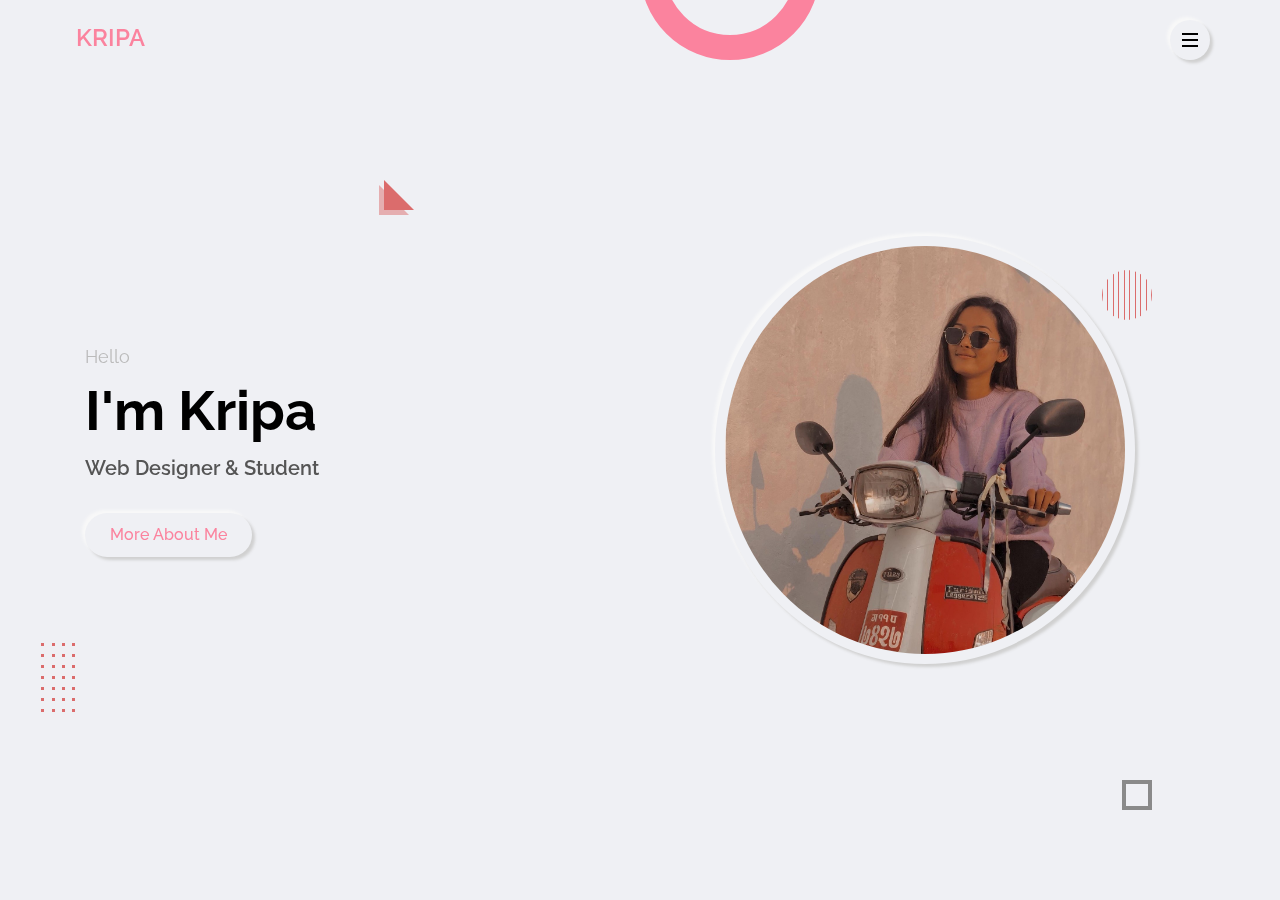
<file: office/index.html>
<!DOCTYPE html>
<html lang="en">
<head>
    <meta charset="UTF-8">
    <meta http-equiv="X-UA-Compatible" content="IE=edge">
    <meta name="viewport" content="width=device-width, initial-scale=1.0">
    <!--main css-->
    <link rel="stylesheet" type="text/css" href="css/style.css">
    <!--default color skin-->
    <link rel="stylesheet" type="text/css" href="css/skins/color-1.css">
    <title>Home</title>

    <style>
        body{
            font-size: 16px;
            line-height: 1.5;
            overflow-x: hidden;
            background-color: var(--bg-black-50);
        }
    </style>
</head>
<body>
    
    <!--header start-->
    <header class="header">
        <div class="container">
            <div class="row justify-content-between">
                <div class="logo"> 
                    <a href="index.html">Kripa</a>
                </div>
                <div class="hamburger-btn outer-shadow hover-in-shadow" id="maal">
                    <span></span>
                </div>
            </div>
        </div>
    </header>
    <!--header ends-->

    <!--navigation starts-->
    <nav class="nav-menu">
        <div id="closeout" class="close-nav-menu outer-shadow hover-in-shadow">&times;</div>
        <div class="nav-menu-inner">
            <ul>
                <li><a href="#home" class="link-item inner-shadow active">Home</a></li>
                <li><a href="./blog/blog.html" class="link-item outer-shadow hover-in-shadow">Blog</a></li>
                <li><a href="./resume/resume.html" class="link-item outer-shadow hover-in-shadow">About</a></li>
                <li><a href="./resume/resume.html" class="link-item outer-shadow hover-in-shadow">Resume</a></li>
                <li><a href="./research/research.html" class="link-item outer-shadow hover-in-shadow">Research</a>
                </li>
                <li><a href="./contact/contact.html" class="link-item outer-shadow hover-in-shadow">Contact</a></li>
            </ul>
        </div>
        <p class="copyright-text">&copy; Rubi</p>
    </nav>
    <!--navigation ends-->

   
    <!--home section starts-->
    <section class="home-section section">
        <!--effect wrap starts-->
            <div class="effect-wrap">
                <div class="effect effect-1">
                </div>
                <div class="effect effect-2">
                    <div></div><div></div><div></div><div></div><div></div><div></div><div></div>
                    <div></div><div></div><div></div><div></div><div></div><div></div>
                    <div></div><div></div><div></div><div></div><div></div><div></div>
                    <div></div><div></div><div></div><div></div><div></div><div></div>
                    <div></div><div></div><div></div>
                </div>
                <div class="effect effect-3"></div>
                <div class="effect effect-4"></div>
                <div class="effect effect-5">
                    <div></div><div></div><div></div><div></div><div></div><div></div>
                    <div></div><div></div><div></div><div></div>
                </div>
            </div>

        <!--effect wrap ends-->
        <div class="container">
            <div class="row full-screen aligns-items-center">
            <div class="home-text">
                <p>Hello</p>
                <h2>I'm Kripa</h2>
                <h1>Web Designer & Student</h1>
                <a href="./resume/resume.html" class="btn-1 outer-shadow hover-in-shadow">More About Me</a>
            </div>
            <div class="home-img">
                <div class="img-box">
                    <img src="../office/image/kripa.jpg" class="outer-shadow" alt="Kripa">
                </div>
            </div>
            </div>
        </div>
    </section>
    

    <!--home section ends-->

    <script>
        document.getElementById('maal').addEventListener('click', function(){
            document.getElementsByClassName('nav-menu')[0].classList.toggle('show')
        })  
        document.getElementById('closeout').addEventListener('click', function(){
            document.getElementsByClassName('nav-menu')[0].classList.toggle('show')
        })
    </script>

</body>
</html>
</file>
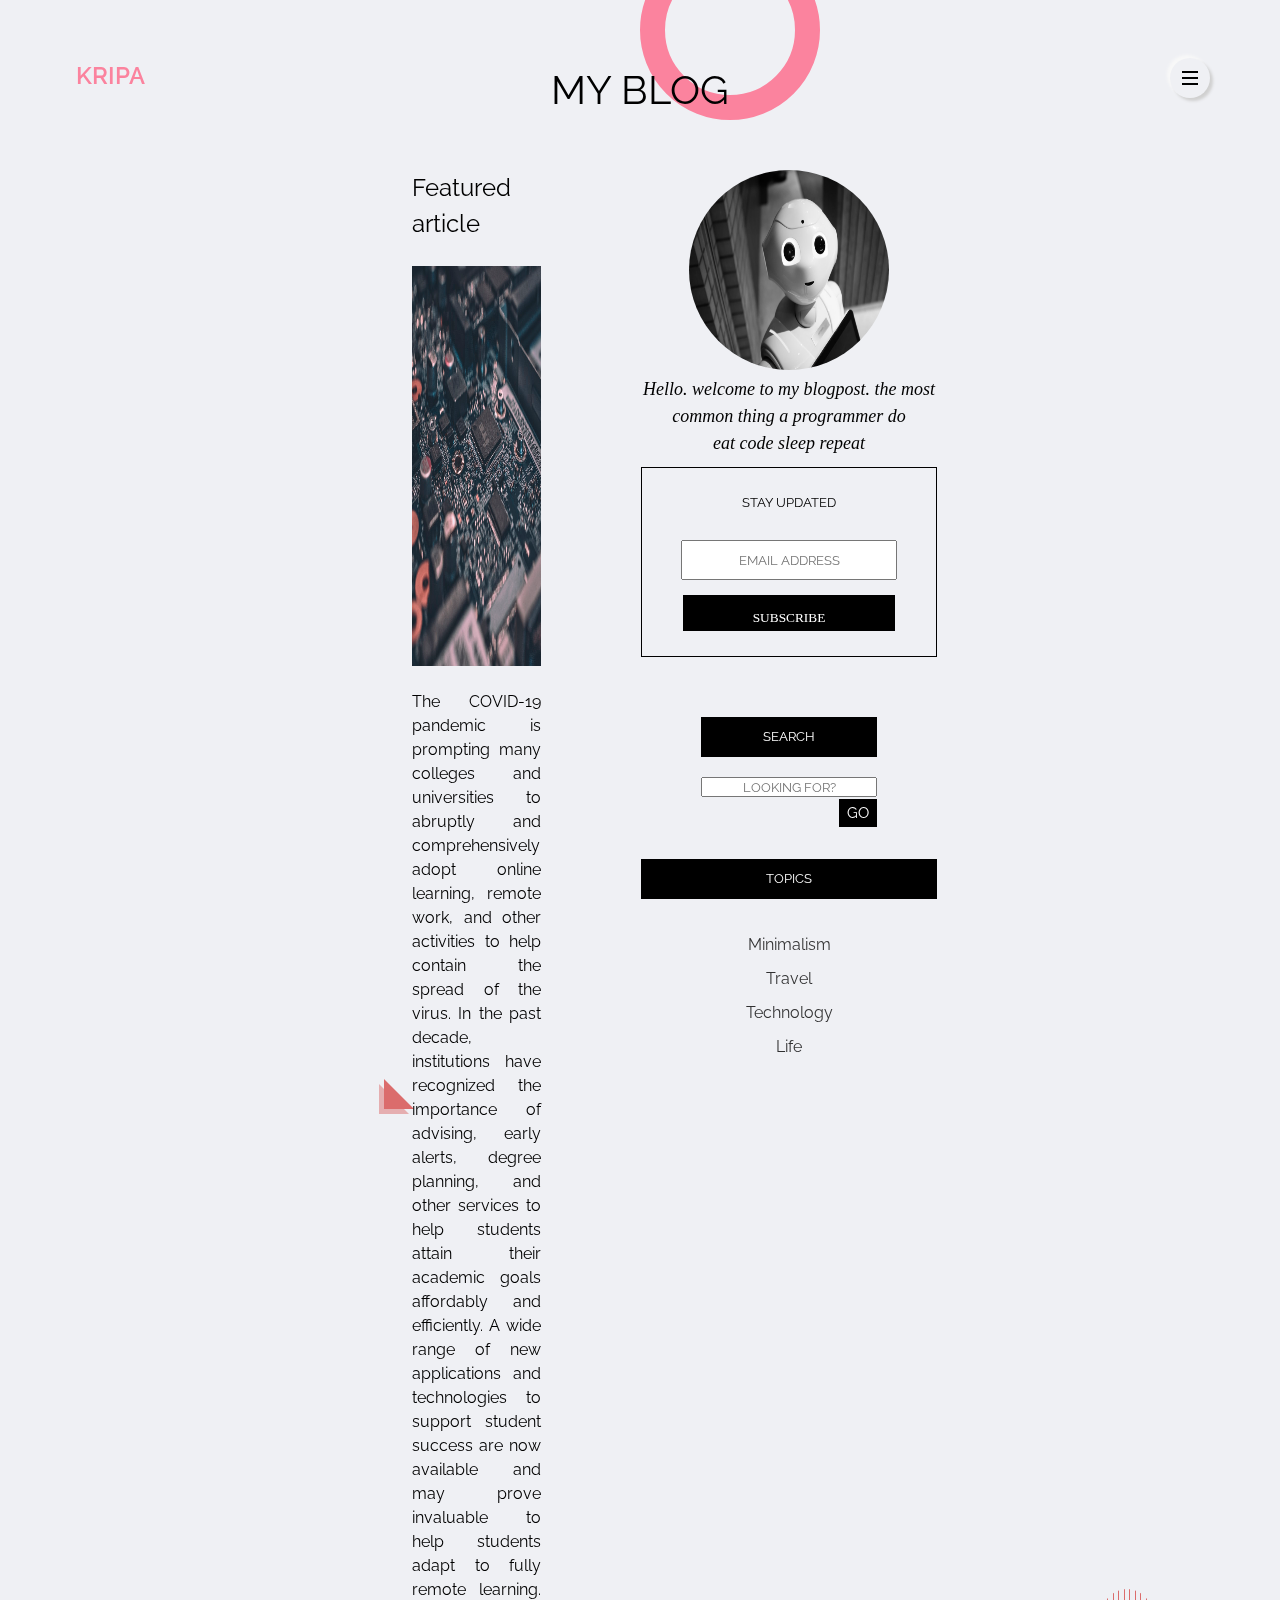
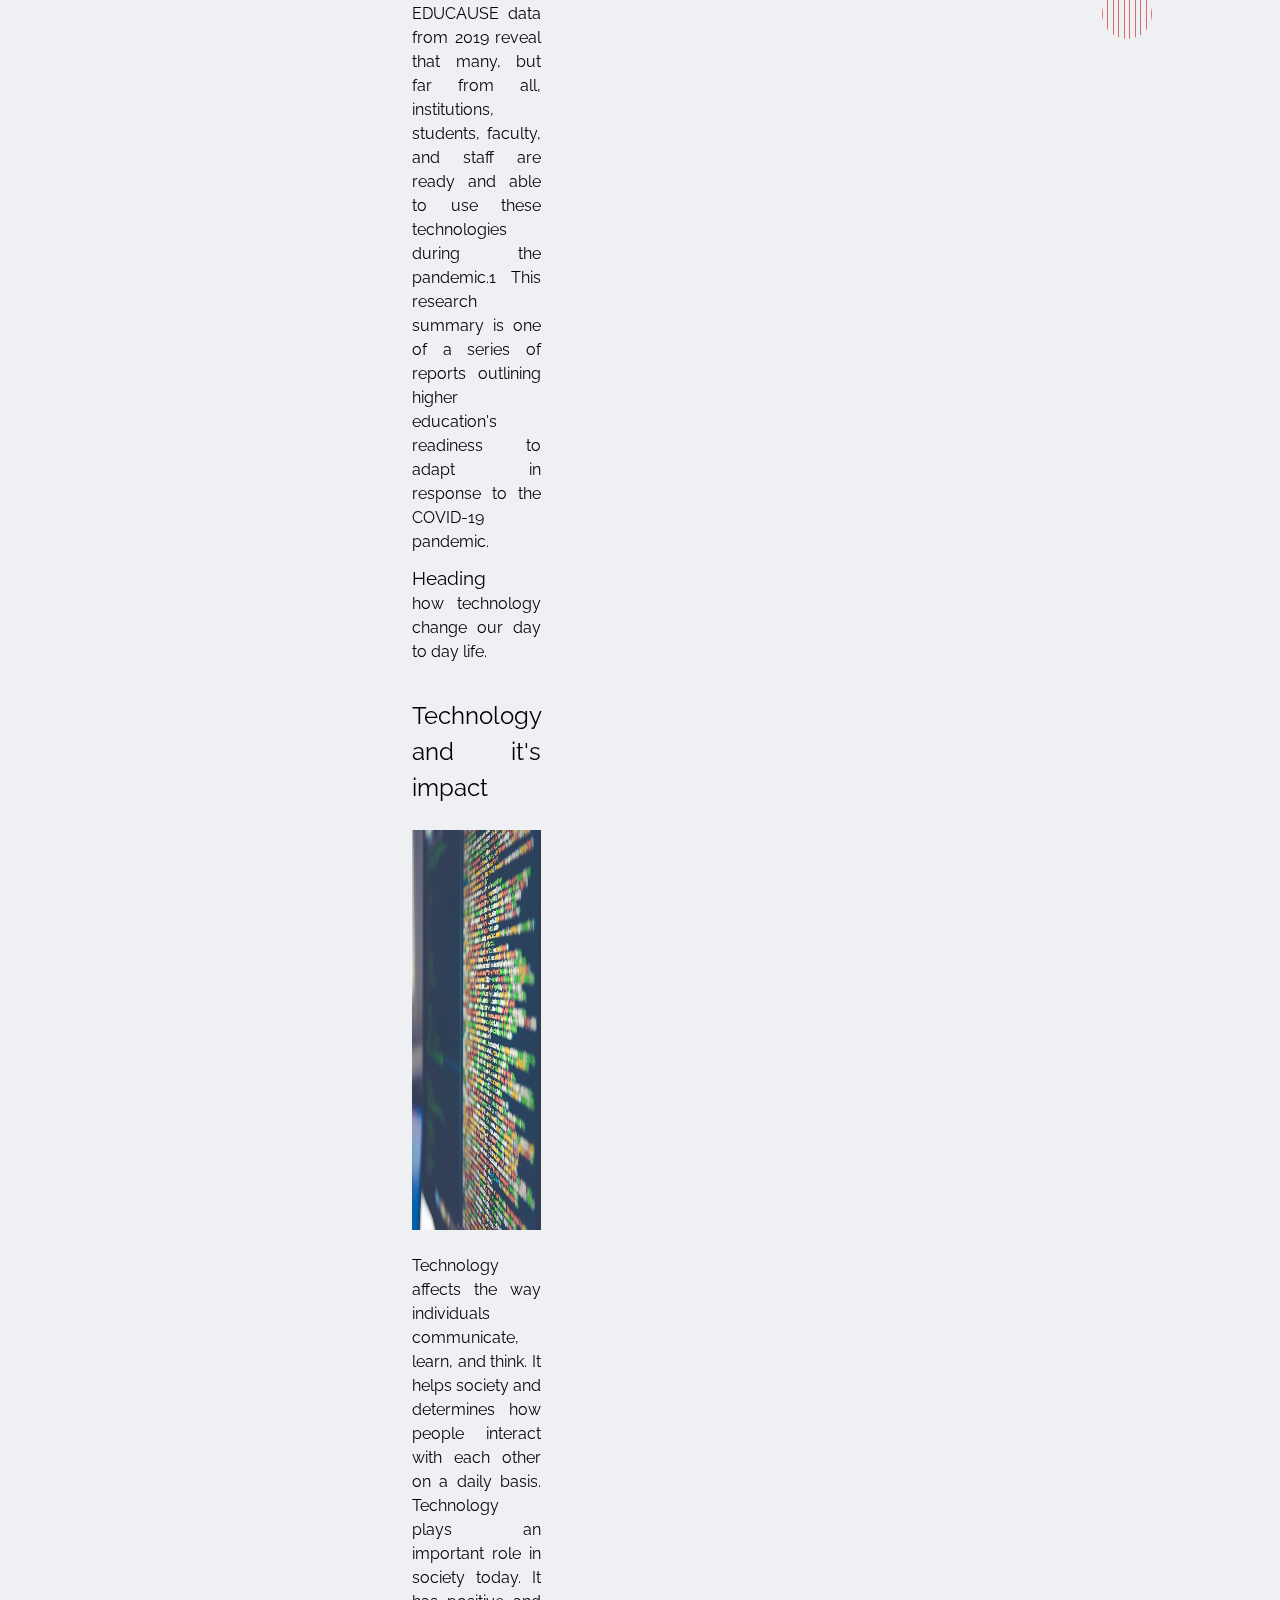
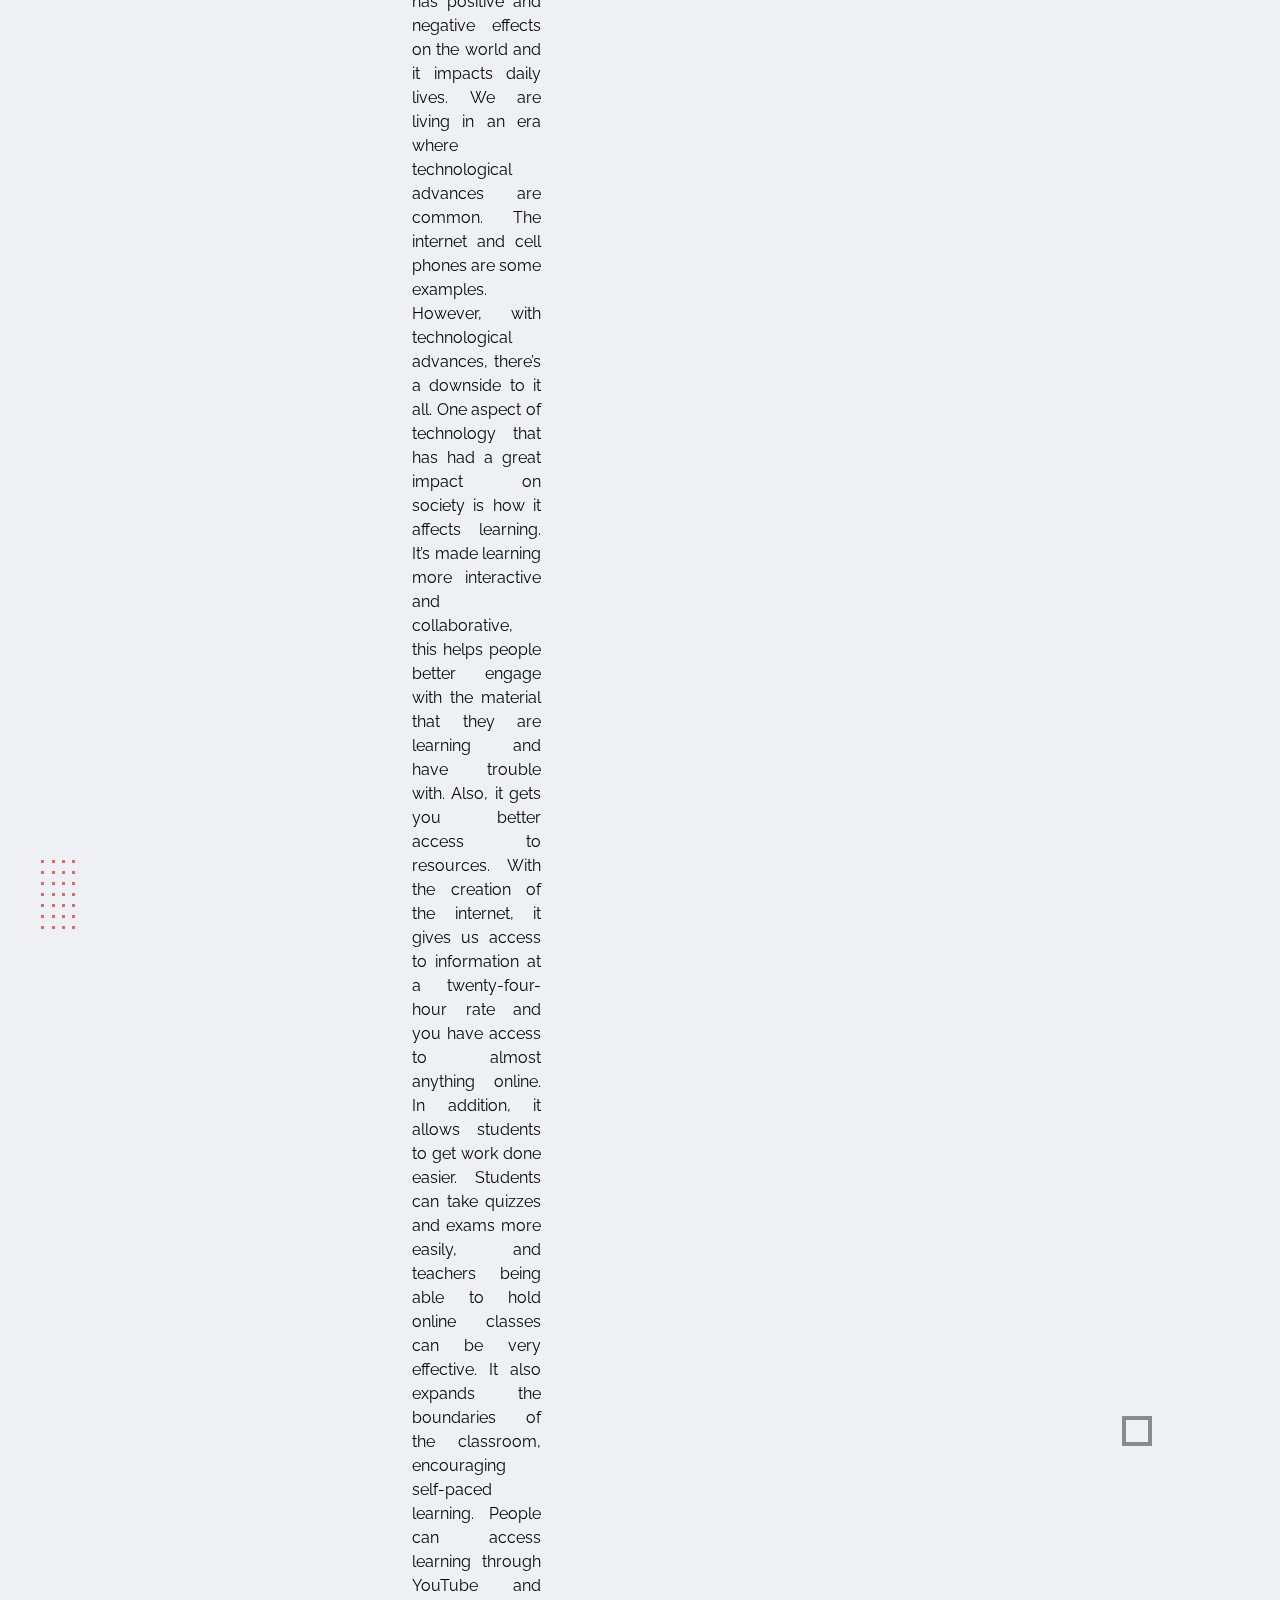
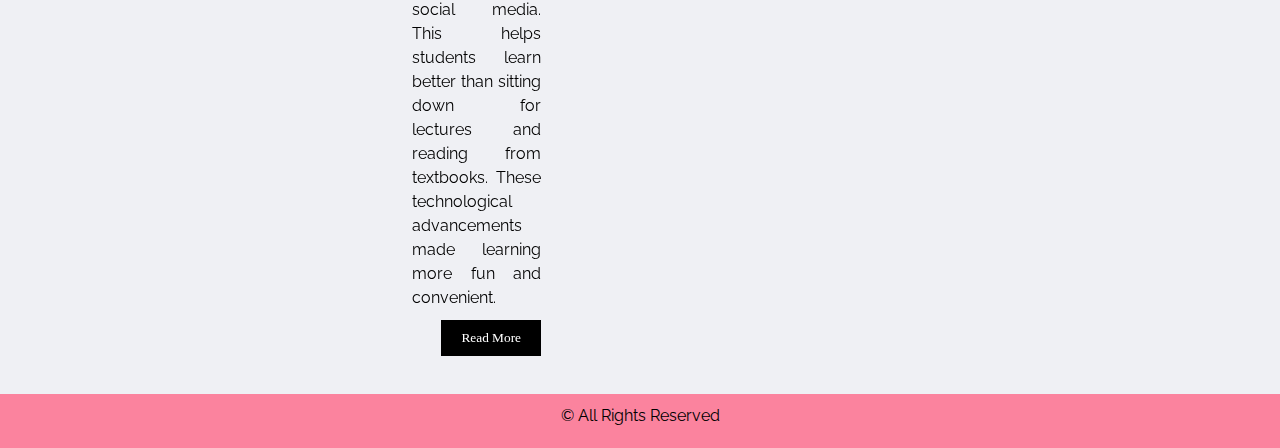
<file: office/blog/blog.html>
<!DOCTYPE html>
<html lang="en">

<head>
    <meta charset="UTF-8">
    <meta http-equiv="X-UA-Compatible" content="IE=edge">
    <meta name="viewport" content="width=device-width, initial-scale=1.0">
    <link rel="stylesheet" href="https://cdnjs.cloudflare.com/ajax/libs/font-awesome/4.7.0/css/font-awesome.css"
        integrity="sha512-5A8nwdMOWrSz20fDsjczgUidUBR8liPYU+WymTZP1lmY9G6Oc7HlZv156XqnsgNUzTyMefFTcsFH/tnJE/+xBg=="
        crossorigin="anonymous" referrerpolicy="no-referrer" />
    <link rel="stylesheet" type="text/css" href="style.css">
    <!--main css-->
    <link rel="stylesheet" type="text/css" href="../css/style.css">
    <!--default color skin-->
    <link rel="stylesheet" type="text/css" href="../css/skins/color-1.css">

    <title>Kripa Blog</title>

    <style>
        body {
            font-size: 16px;
            line-height: 1.5;
            overflow-x: hidden;
            background-color: var(--bg-black-50);
        }
    </style>
</head>

<body>
    <!--header start-->
    <header class="header">
        <div class="container">
            <div class="row justify-content-between">
                <div class="logo">
                    <a href="../index.html">Kripa</a>
                </div>
                <div class="hamburger-btn outer-shadow hover-in-shadow" id="maal">
                    <span></span>
                </div>
            </div>
        </div>
    </header>
    <!--header ends-->

    <!--navigation starts-->
    <nav class="nav-menu">
        <div id="closeout" class="close-nav-menu outer-shadow hover-in-shadow">&times;</div>
        <div class="nav-menu-inner">
            <ul>
                <li><a href="../index.html" class="link-item outer-shadow hover-in-shadow">Home</a></li>
                <li><a href="#blog" class="link-item inner-shadow active">Blog</a></li>
                <li><a href="../resume/resume.html" class="link-item outer-shadow hover-in-shadow">About</a></li>
                <li><a href="../resume/resume.html" class="link-item outer-shadow hover-in-shadow">Resume</a></li>
                <li><a href="../research/research.html" class="link-item outer-shadow hover-in-shadow">Research</a></li>
                <li><a href="../contact/contact.html" class="link-item outer-shadow hover-in-shadow">Contact</a>
                </li>
            </ul>
        </div>
        <p class="copyright-text">&copy; Rubi</p>
    </nav>
    <!--navigation ends-->


    <!--home section starts-->
    <section class="home-section section">
        <!--effect wrap starts-->
        <div class="effect-wrap">
            <div class="effect effect-1">
            </div>
            <div class="effect effect-2">
                <div></div>
                <div></div>
                <div></div>
                <div></div>
                <div></div>
                <div></div>
                <div></div>
                <div></div>
                <div></div>
                <div></div>
                <div></div>
                <div></div>
                <div></div>
                <div></div>
                <div></div>
                <div></div>
                <div></div>
                <div></div>
                <div></div>
                <div></div>
                <div></div>
                <div></div>
                <div></div>
                <div></div>
                <div></div>
                <div></div>
                <div></div>
                <div></div>
            </div>
            <div class="effect effect-3"></div>
            <div class="effect effect-4"></div>
            <div class="effect effect-5">
                <div></div>
                <div></div>
                <div></div>
                <div></div>
                <div></div>
                <div></div>
                <div></div>
                <div></div>
                <div></div>
                <div></div>
            </div>
        </div>

        <!--effect wrap ends-->
        <div class="container">
            
            <center>
                <h1 style="margin-top: 60px; margin-bottom: 0px; font-size: 40px">MY BLOG</h1>
            </center>
            <div class="contact-container1" style="margin-top: 50px;">
              <div class="left-content">
                <h2>Featured article</h2>
                <br>
                <div class="featued-article">
                  <img src="../blog/image/img.jpg" alt="img">
                  <br><br>
                  <p>The COVID-19 pandemic is prompting many colleges and universities to abruptly and comprehensively adopt online learning, remote work, and other activities to help contain the spread of the virus. In the past decade, institutions have recognized the importance of advising, early alerts, degree planning, and other services to help students attain their academic goals affordably and efficiently. A wide range of new applications and technologies to support student success are now available and may prove invaluable to help students adapt to fully remote learning. EDUCAUSE data from 2019 reveal that many, but far from all, institutions, students, faculty, and staff are ready and able to use these technologies during the pandemic.1
        
                    This research summary is one of a series of reports outlining higher education's readiness to adapt in response to the COVID-19 pandemic.</p>
                </div>
                <h3>Heading</h3>
                <p>how technology change our day to day life.</p>
               <br>
                <div class="another-article">
                  <h2>Technology and it's impact</h2>
                  <br>
                  <img src="../blog/image/tech.jpg">
                  <br><br>
                  <p>Technology affects the way individuals communicate, learn, and think. It helps society and determines how people interact with each other on a daily basis. Technology plays an important role in society today. It has positive and negative effects on the world and it impacts daily lives. We are living in an era where technological advances are common. The internet and cell phones are some examples. However, with technological advances, there’s a downside to it all.

                    One aspect of technology that has had a great impact on society is how it affects learning. It’s made learning more interactive and collaborative, this helps people better engage with the material that they are learning and have trouble with. Also, it gets you better access to resources. With the creation of the internet, it gives us access to information at a twenty-four-hour rate and you have access to almost anything online. In addition, it allows students to get work done easier. Students can take quizzes and exams more easily, and teachers being able to hold online classes can be very effective. It also  expands the boundaries of the classroom, encouraging self-paced learning. People can access learning through YouTube and social media. This helps students learn better than sitting down for lectures and reading from textbooks. These technological advancements made learning more fun and convenient.</p>
                  <button class="btn read-more-btn">Read More</button>
                </div>
              </div>
              <div class="right-content">
                <div class="avatar-content">
                  <img src="..//blog/image/ava.jpg" alt="avatar">
                  <p class="author-caption">Hello. welcome to my blogpost. the most common thing a programmer do<br> eat code sleep repeat</p>  
                </div>
                <div class="newsletter">
                  <h5>STAY UPDATED</h5>
                  <input type="email" name="" id="" placeholder="EMAIL ADDRESS">
                  <button class="btn sub-btn">SUBSCRIBE</button>
                </div>
                <div class="search">
                  <h5>SEARCH</h5>
                  <input type="text" name="" id="" placeholder="LOOKING FOR?">
                  <button class="search-btn">GO</button>
                </div>
                <div class="topics">
                    <h5>TOPICS</h5>
                    <ul>
                      <li>Minimalism</li>
                      <li>Travel</li>
                      <li>Technology</li>
                      <li>Life</li>
                    </ul>
                </div>
                <div class="popular-posts">
                  <h5>POPULAR POSTS</h5>
                  <img src="../blog/image/pop.jpg" alt="popular">
                  <p class="caption">Life</p>
                  <img src="../blog/image/pop.jpg" alt="popular">
                  <p class="caption">Travel</p>
                </div>
              </div>
            </div>
        </div>
    </section>
    <footer>
      <p>&copy; All Rights Reserved</p>
    </footer>

    <!--home section ends-->

    <script>
        document.getElementById('maal').addEventListener('click', function () {
            document.getElementsByClassName('nav-menu')[0].classList.toggle('show')
        })
        document.getElementById('closeout').addEventListener('click', function () {
            document.getElementsByClassName('nav-menu')[0].classList.toggle('show')
        })
    </script>

</body>

</html>
</file>
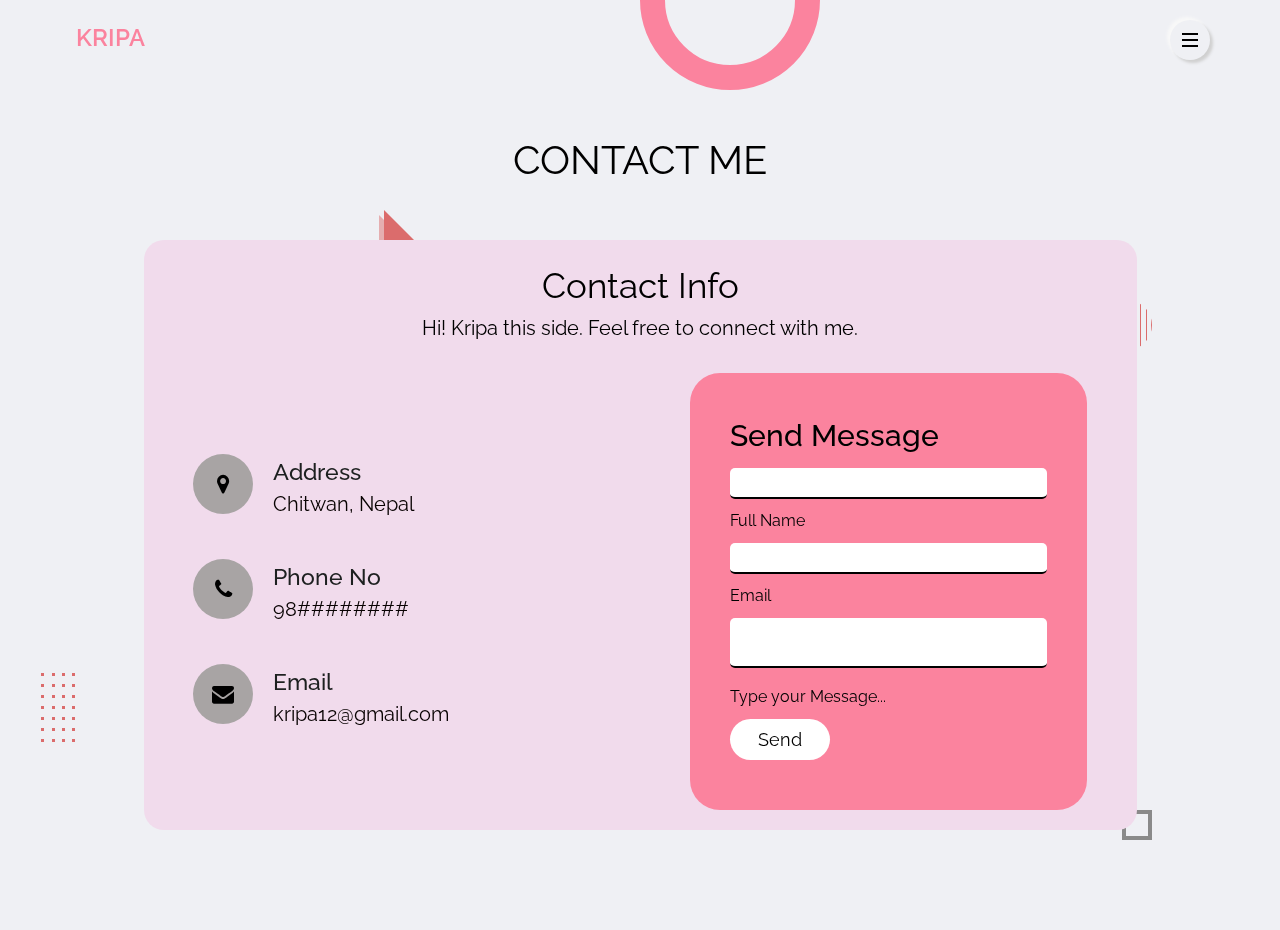
<file: office/contact/contact.html>
<!DOCTYPE html>
<html lang="en">

<head>
	<meta charset="UTF-8">
	<meta http-equiv="X-UA-Compatible" content="IE=edge">
	<meta name="viewport" content="width=device-width, initial-scale=1.0">
	<link rel="stylesheet" href="https://cdnjs.cloudflare.com/ajax/libs/font-awesome/4.7.0/css/font-awesome.css"
		integrity="sha512-5A8nwdMOWrSz20fDsjczgUidUBR8liPYU+WymTZP1lmY9G6Oc7HlZv156XqnsgNUzTyMefFTcsFH/tnJE/+xBg=="
		crossorigin="anonymous" referrerpolicy="no-referrer" />
	<link rel="stylesheet" type="text/css" href="style.css">
	<!--main css-->
	<link rel="stylesheet" type="text/css" href="../css/style.css">
	<!--default color skin-->
	<link rel="stylesheet" type="text/css" href="../css/skins/color-1.css">

	<title>Kripa Contact</title>

	<style>
		body {
			font-size: 16px;
			line-height: 1.5;
			overflow-x: hidden;
			background-color: var(--bg-black-50);
		}
		
		.hellno {
            background: #f1dbec;
            padding-top: 20px;
			padding-bottom: 20px;
            width: 100%;
			border-radius: 20px;
			margin-right: 300px;
        }
	</style>
</head>

<body>
	<!--header start-->
	<header class="header">
		<div class="container">
			<div class="row justify-content-between">
				<div class="logo">
					<a href="../index.html">Kripa</a>
				</div>
				<div class="hamburger-btn outer-shadow hover-in-shadow" id="maal">
					<span></span>
				</div>
			</div>
		</div>
	</header>
	<!--header ends-->

	<!--navigation starts-->
	<nav class="nav-menu">
		<div id="closeout" class="close-nav-menu outer-shadow hover-in-shadow">&times;</div>
		<div class="nav-menu-inner">
			<ul>
				<li><a href="../index.html" class="link-item outer-shadow hover-in-shadow">Home</a></li>
				<li><a href="../blog/blog.html" class="link-item outer-shadow hover-in-shadow">Blog</a></li>
				<li><a href="../resume/resume.html" class="link-item outer-shadow hover-in-shadow">About</a></li>
				<li><a href="../resume/resume.html" class="link-item outer-shadow hover-in-shadow">Resume</a></li>
				<li><a href="../research/research.html" class="link-item outer-shadow hover-in-shadow">Research</a></li>
				<li><a href="#contact" class="link-item inner-shadow active">Contact</a>
				</li>
			</ul>
		</div>
		<p class="copyright-text">&copy; Rubi</p>
	</nav>
	<!--navigation ends-->


	<!--home section starts-->
	<section class="home-section section">
		<!--effect wrap starts-->
		<div class="effect-wrap">
			<div class="effect effect-1">
			</div>
			<div class="effect effect-2">
				<div></div>
				<div></div>
				<div></div>
				<div></div>
				<div></div>
				<div></div>
				<div></div>
				<div></div>
				<div></div>
				<div></div>
				<div></div>
				<div></div>
				<div></div>
				<div></div>
				<div></div>
				<div></div>
				<div></div>
				<div></div>
				<div></div>
				<div></div>
				<div></div>
				<div></div>
				<div></div>
				<div></div>
				<div></div>
				<div></div>
				<div></div>
				<div></div>
			</div>
			<div class="effect effect-3"></div>
			<div class="effect effect-4"></div>
			<div class="effect effect-5">
				<div></div>
				<div></div>
				<div></div>
				<div></div>
				<div></div>
				<div></div>
				<div></div>
				<div></div>
				<div></div>
				<div></div>
			</div>
		</div>

		<!--effect wrap ends-->
		<div class="container1">
			<div class="row full-screen aligns-items-center">
				
				<div class="paddingBlock">
					<center>
					<h1 style="margin-bottom: 50px; margin-top: 0px; font-size: 40px">CONTACT ME</h1>
					</center>
					<div class="hellno" style="color: black;">
						<center>
						<div class="content">
							<h1 style="font-size: 35px;">Contact Info</h1>
							<p style="font-size: 20px;">Hi! Kripa this side. Feel free to connect with me.</p>
						</div>
					</center>

						<div class="container1">
							<div class="ContactInfo">
								<div class="box">
									<div class="icon"><i class="fa fa-map-marker" aria-hidden="true"></i></div>
									<div class="text">
										<h3>Address</h3>
										<p>Chitwan, Nepal</p>
									</div>
								</div>
								<div class="box">
									<div class="icon"><i class="fa fa-phone" aria-hidden="true"></i></div>
									<div class="text">
										<h3>Phone No</h3>
										<p>98########</p>
									</div>
								</div>
								<div class="box">
									<div class="icon"><i class="fa fa-envelope" aria-hidden="true"></i></div>
									<div class="text">
										<h3>Email</h3>
										<p>kripa12@gmail.com</p>
									</div>
								</div>
							</div>
							<div class="contactform" style="border-radius: 30px;">
								<form>
									<h2>Send Message</h2>
									<div class="inputbox">
										<input type="text" name="" required="required" style="border-radius: 5px;">
										<span>Full Name</span>
									</div>
									<div class="inputbox">
										<input type="text" name="" required="required" style="border-radius: 5px;">
										<span>Email</span>
									</div>
									<div class="inputbox" >
										<textarea required="required" style="border-radius: 5px;"></textarea>
										<span>Type your Message...</span>
									</div>
									<div class="inputbox" >
										<input type="submit" name="Send" value="Send" style="border-radius: 30px;">
									</div>
								</form>
							</div>
						</div>						

					</div>
				</div>
				
			</div>
		</div>
	</section>

	<!--home section ends-->

	<script>
		document.getElementById('maal').addEventListener('click', function () {
			document.getElementsByClassName('nav-menu')[0].classList.toggle('show')
		})
		document.getElementById('closeout').addEventListener('click', function () {
			document.getElementsByClassName('nav-menu')[0].classList.toggle('show')
		})
	</script>

</body>

</html>
</file>
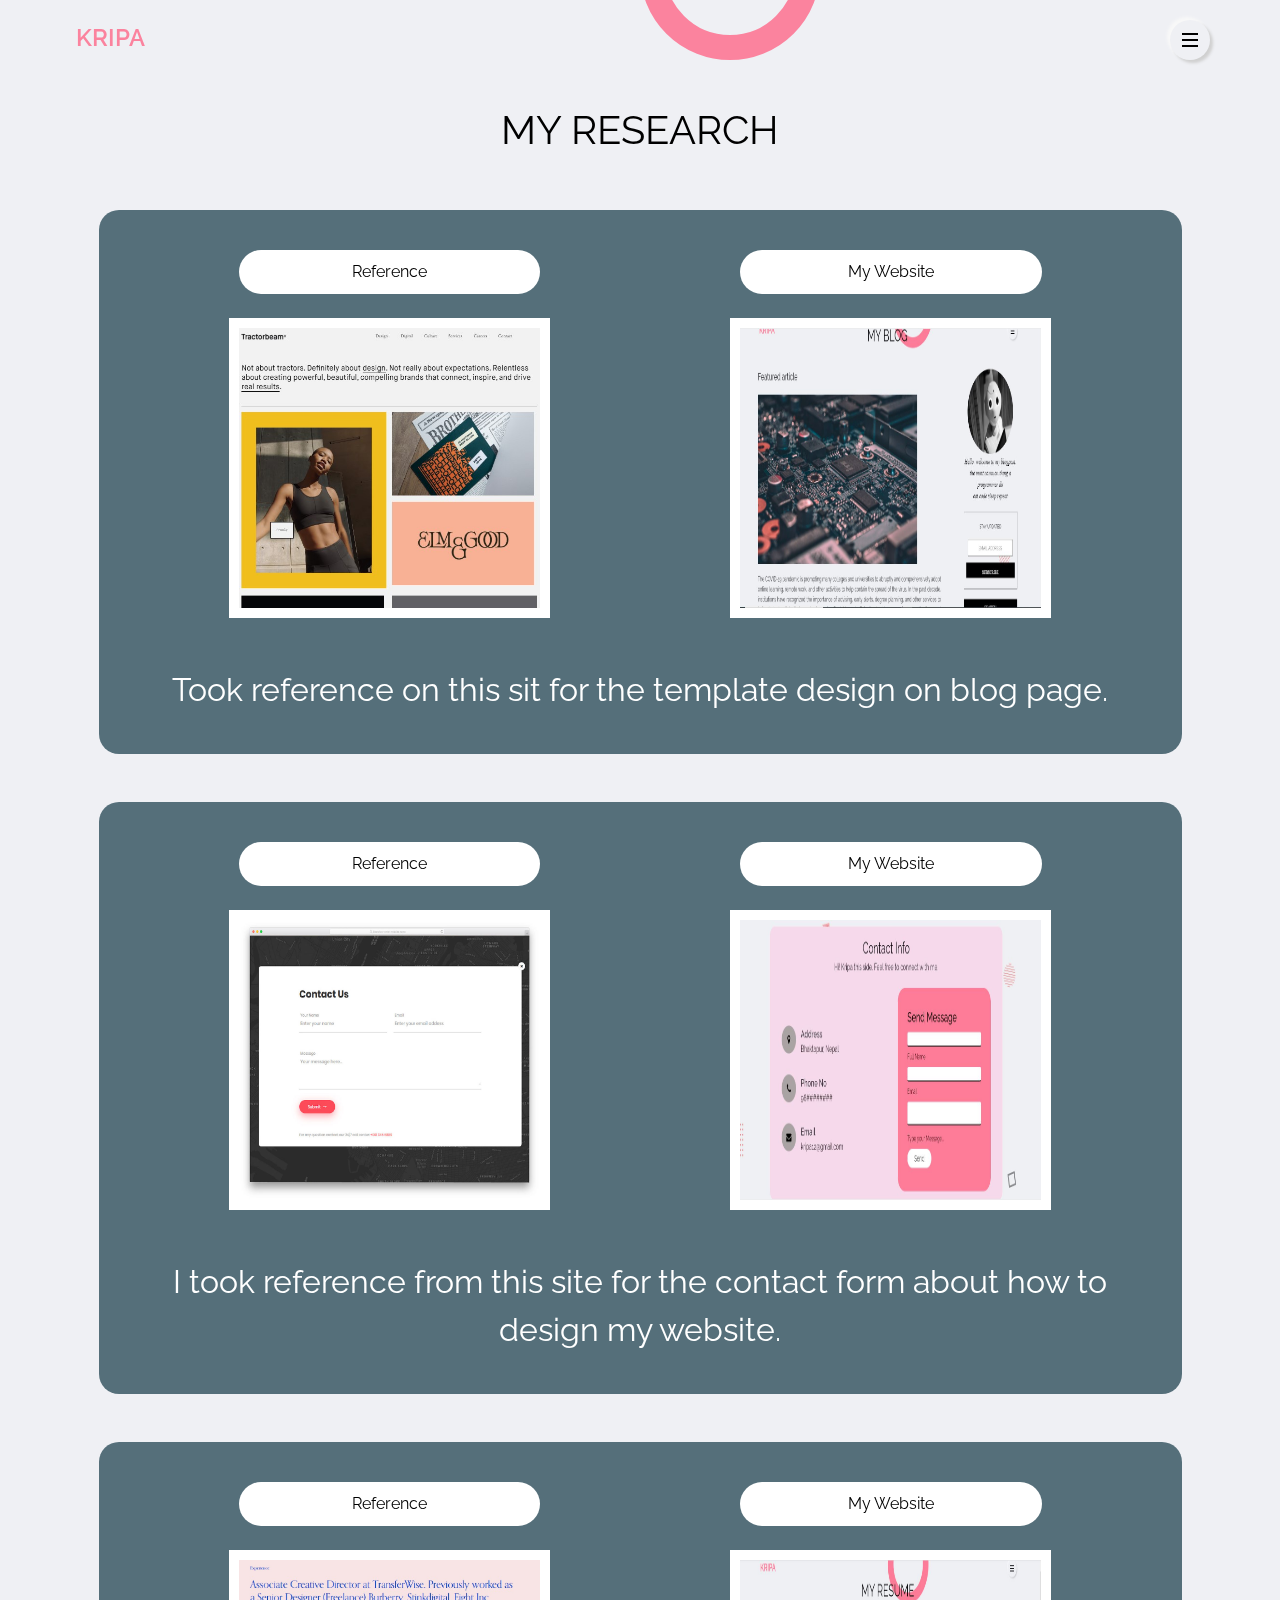
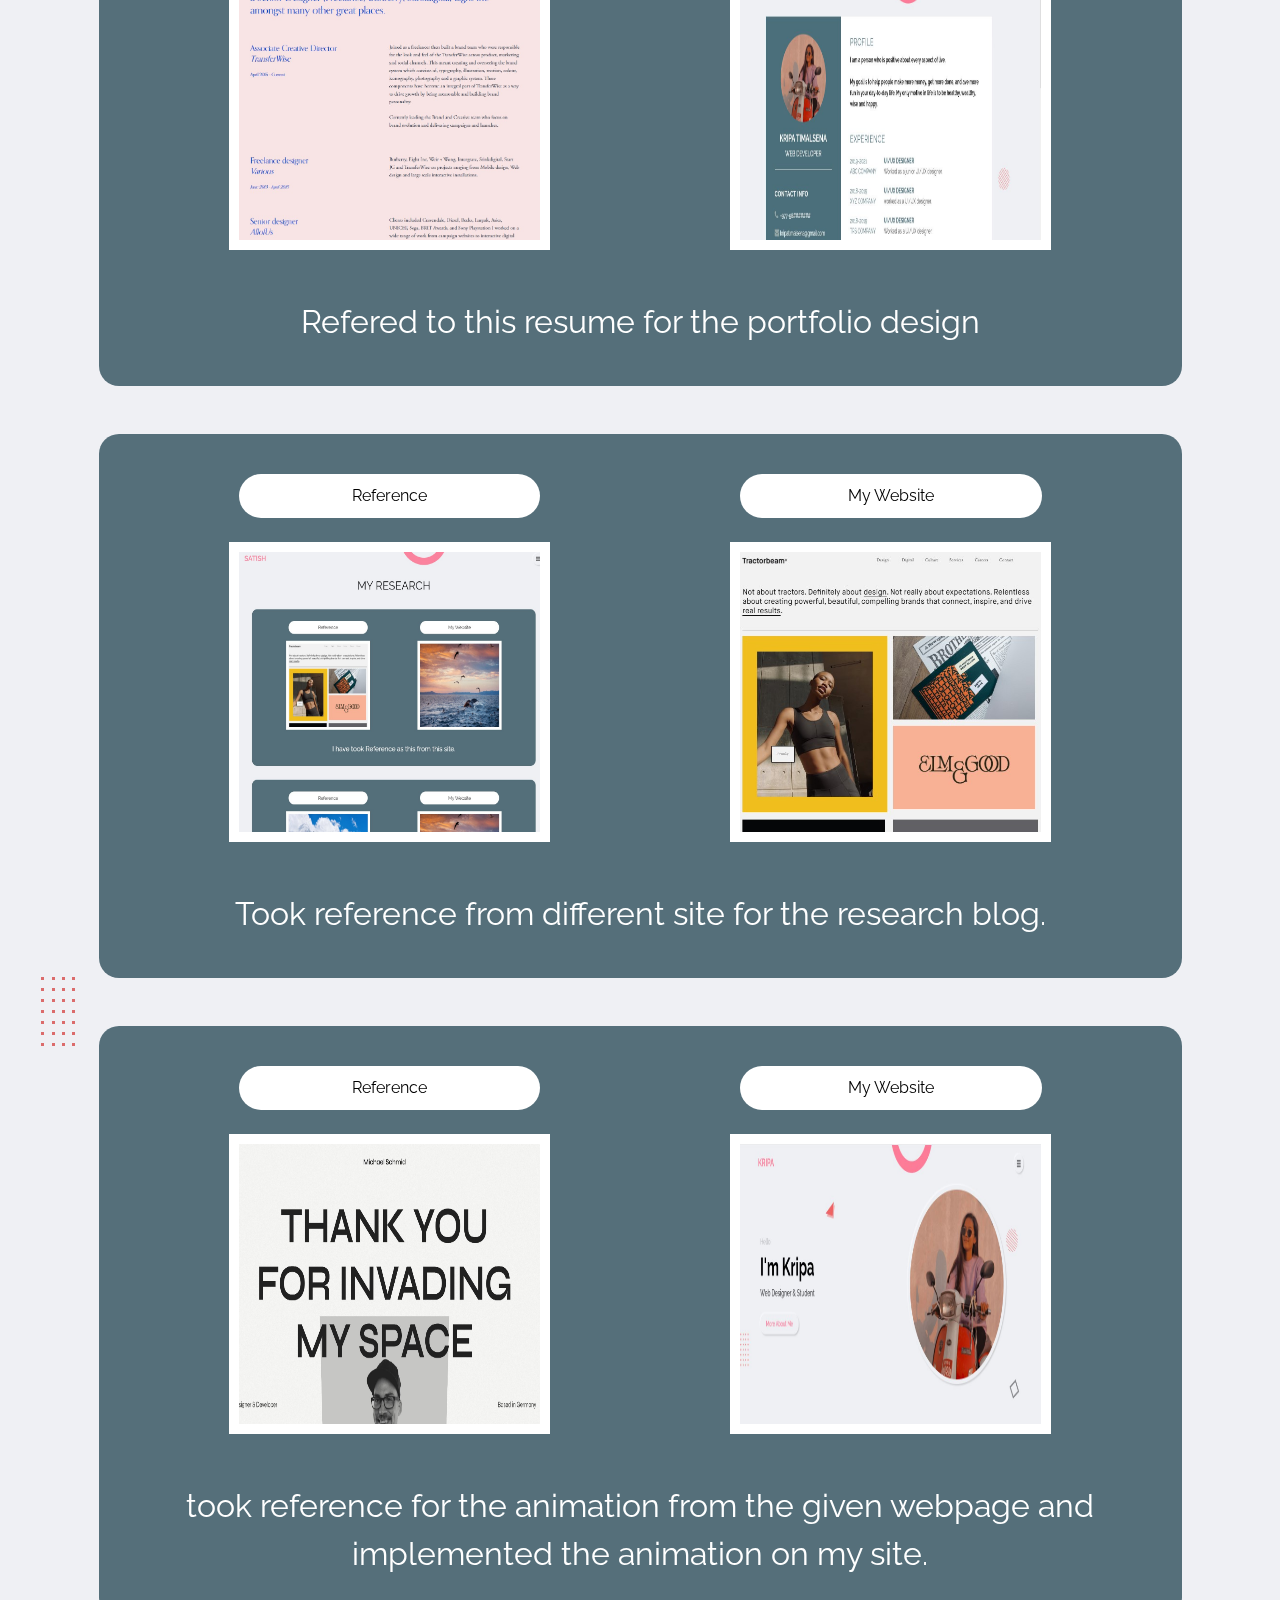
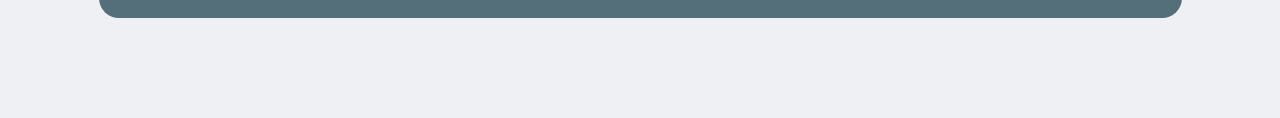
<file: office/research/research.html>
<!DOCTYPE html>
<html lang="en">

<head>
    <meta charset="UTF-8">
    <meta http-equiv="X-UA-Compatible" content="IE=edge">
    <meta name="viewport" content="width=device-width, initial-scale=1.0">
    <!--main css-->
    <link rel="stylesheet" type="text/css" href="../css/style.css">
    <!--default color skin-->
    <link rel="stylesheet" type="text/css" href="../css/skins/color-1.css">
    <title>Home</title>

    <style>
        body {
            font-size: 16px;
            line-height: 1.5;
            overflow-x: hidden;
            background-color: var(--bg-black-50);
        }

        .paddingBlock {
            padding: 50px 0;
        }

        .eqWrap {
            display: flex;
        }

        .eqWrap1 {
            display: flex;
        }

        .eq {
            padding: 10px;
        }

        .eq:nth-of-type(odd) {
            background: rgb(255, 255, 255);
        }

        .eq:nth-of-type(even) {
            background: rgb(255, 255, 255);
        }

        .hellNo {
            background: #556f7a;
            padding: 40px;
            width: 95%;
        }

        .shitty {
            padding: 0px;
        }

        .equalHW {
            flex: 1;
        }

        .equalHMWrap {
            justify-content: space-around;
        }

        .equalHM {
            width: 32%;
        }

        .equalHMRWrap {
            justify-content: space-around;
            flex-wrap: wrap;
        }

        .equalHMR {
            width: 32%;
            margin-bottom: 2%;
        }

        .equalHMVWrap {
            flex-wrap: wrap;
        }

        .equalHMV {
            width: 32%;
            margin: 1%;
        }

        .equalHMV:nth-of-type(3n) {
            margin-right: 0;
        }

        .equalHMV:nth-of-type(3n+1) {
            margin-left: 0;
        }

        img.one {
            height: 100%;
            width: 100%;
        }

        .imgSize {
            width: 32%;
            height: 300px;
        }

        .equalHM1 {
            width: 32%;
        }
    </style>
</head>

<body>

    <!--header start-->
    <header class="header">
        <div class="container">
            <div class="row justify-content-between">
                <div class="logo">
                    <a href="../index.html">Kripa</a>
                </div>
                <div class="hamburger-btn outer-shadow hover-in-shadow" id="maal">
                    <span></span>
                </div>
            </div>
        </div>
    </header>
    <!--header ends-->

    <!--navigation starts-->
    <nav class="nav-menu">
        <div id="closeout" class="close-nav-menu outer-shadow hover-in-shadow">&times;</div>
        <div class="nav-menu-inner">
            <ul>
                <li><a href="../index.html" class="link-item outer-shadow hover-in-shadow">Home</a></li>
                <li><a href="../blog/blog.html" class="link-item outer-shadow hover-in-shadow">Blog</a></li>
                <li><a href="#" class="link-item outer-shadow hover-in-shadow">About</a></li>
                <li><a href="../resume/resume.html" class="link-item outer-shadow hover-in-shadow">Resume</a>
                </li>
                <li><a href="#research" class="link-item inner-shadow active">Research</a>
                </li>
                <li><a href="../contact/contact.html" class="link-item outer-shadow hover-in-shadow">Contact</a>
                </li>
            </ul>
        </div>
        <p class="copyright-text">&copy; Kripa</p>
    </nav>
    <!--navigation ends-->


    <!--home section starts-->
    <section class="home-section section">
        <!--effect wrap starts-->
        <div class="effect-wrap">
            <div class="effect effect-1">
            </div>
            <div class="effect effect-2">
                <div></div>
                <div></div>
                <div></div>
                <div></div>
                <div></div>
                <div></div>
                <div></div>
                <div></div>
                <div></div>
                <div></div>
                <div></div>
                <div></div>
                <div></div>
                <div></div>
                <div></div>
                <div></div>
                <div></div>
                <div></div>
                <div></div>
                <div></div>
                <div></div>
                <div></div>
                <div></div>
                <div></div>
                <div></div>
                <div></div>
                <div></div>
                <div></div>
            </div>
            <div class="effect effect-3"></div>
            <div class="effect effect-4"></div>
            <div class="effect effect-5">
                <div></div>
                <div></div>
                <div></div>
                <div></div>
                <div></div>
                <div></div>
                <div></div>
                <div></div>
                <div></div>
                <div></div>
            </div>
        </div>

        <!--effect wrap ends-->
        <div class="container">
            <div class="row full-screen aligns-items-center">
                <center>
                    <div class="paddingBlock">
                        <h1 style="margin-bottom: 50px; margin-top: 0px; font-size: 40px">MY RESEARCH</h1>

                        <div class="hellNo" style="border-radius: 20px">
                            <div class="equalHMWrap eqWrap">
                                <div class="equalHM1 eq"
                                    style="margin-left: 100px; margin-right: 100px; border-radius: 30px">
                                    <b>Reference</b></div>
                                <div class="equalHM1 eq"
                                    style="margin-left: 100px; margin-right: 100px; border-radius: 30px"><b>My
                                        Website</b></div>
                            </div>
                            <br>
                            <div class="equalHMWrap eqWrap1">
                                <div class="imgSize eq">
                                    <img src="../research/image/blog.jpg"
                                        alt="alternatetext" class="one">
                                </div>
                                <div class="imgSize eq">
                                    <img src="../research/image/blogmy.jpg"
                                        alt="alternatetext" class="one">
                                </div>
                            </div>
                            <br><br>
                            <div class="shitty">
                                <h1 style="color: white; margin-block-end:0px; margin-block-start:0px;">Took reference on this sit for the template design on blog page.</h1>
                            </div>
                        </div>

                        <br><br>

                        <div class="hellNo" style="border-radius: 20px">
                            <div class="equalHMWrap eqWrap">
                                <div class="equalHM1 eq"
                                    style="margin-left: 100px; margin-right: 100px; border-radius: 30px">
                                    <b>Reference</b></div>
                                <div class="equalHM1 eq"
                                    style="margin-left: 100px; margin-right: 100px; border-radius: 30px"><b>My
                                        Website</b></div>
                            </div>
                            <br>
                            <div class="equalHMWrap eqWrap1">
                                <div class="imgSize eq">
                                    <img src="../research/image/Contact.jpg"
                                        alt="alternatetext" class="one">
                                </div>
                                <div class="imgSize eq">
                                    <img src="../research/image/contactmy.jpg"
                                        alt="alternatetext" class="one">
                                </div>
                            </div>
                            <br><br>
                            <div class="shitty">
                                <h1 style="color: white; margin-block-end:0px; margin-block-start:0px;">I took reference from this site for the contact form about how to design my website.</h1>
                            </div>
                        </div>     
                        
                        <br><br>
                        
                        <div class="hellNo" style="border-radius: 20px">
                            <div class="equalHMWrap eqWrap">
                                <div class="equalHM1 eq"
                                    style="margin-left: 100px; margin-right: 100px; border-radius: 30px">
                                    <b>Reference</b></div>
                                <div class="equalHM1 eq"
                                    style="margin-left: 100px; margin-right: 100px; border-radius: 30px"><b>My
                                        Website</b></div>
                            </div>
                            <br>
                            <div class="equalHMWrap eqWrap1">
                                <div class="imgSize eq">
                                    <img src="../research/image/portfolio.jpg"
                                        alt="alternatetext" class="one">
                                </div>
                                <div class="imgSize eq">
                                    <img src="../research/image/resume.jpg"
                                        alt="alternatetext" class="one">
                                </div>
                            </div>
                            <br><br>
                            <div class="shitty">
                                <h1 style="color: white; margin-block-end:0px; margin-block-start:0px;">Refered to this resume for the portfolio design</h1>
                            </div>
                        </div> 

                        
                        <br><br>
                        
                        <div class="hellNo" style="border-radius: 20px">
                            <div class="equalHMWrap eqWrap">
                                <div class="equalHM1 eq"
                                    style="margin-left: 100px; margin-right: 100px; border-radius: 30px">
                                    <b>Reference</b></div>
                                <div class="equalHM1 eq"
                                    style="margin-left: 100px; margin-right: 100px; border-radius: 30px"><b>My
                                        Website</b></div>
                            </div>
                            <br>
                            <div class="equalHMWrap eqWrap1">
                                <div class="imgSize eq">
                                    <img src="../research/image/research.jpg"
                                        alt="alternatetext" class="one">
                                </div>
                                <div class="imgSize eq">
                                    <img src="../research/image/blog.jpg"
                                        alt="alternatetext" class="one">
                                </div>
                            </div>
                            <br><br>
                            <div class="shitty">
                                <h1 style="color: white; margin-block-end:0px; margin-block-start:0px;">Took reference from different site for the research blog.</h1>
                            </div>
                        </div> 

                        
                        <br><br>
                        
                        <div class="hellNo" style="border-radius: 20px">
                            <div class="equalHMWrap eqWrap">
                                <div class="equalHM1 eq"
                                    style="margin-left: 100px; margin-right: 100px; border-radius: 30px">
                                    <b>Reference</b></div>
                                <div class="equalHM1 eq"
                                    style="margin-left: 100px; margin-right: 100px; border-radius: 30px"><b>My
                                        Website</b></div>
                            </div>
                            <br>
                            <div class="equalHMWrap eqWrap1">
                                <div class="imgSize eq">
                                    <img src="../research/image/home.jpg"
                                        alt="alternatetext" class="one">
                                </div>
                                <div class="imgSize eq">
                                    <img src="../research/image/abc.jpg"
                                        alt="alternatetext" class="one">
                                </div>
                            </div>
                            <br><br>
                            <div class="shitty">
                                <h1 style="color: white; margin-block-end:0px; margin-block-start:0px;">took reference for the animation from the given webpage and implemented the animation on my site.</h1>
                            </div>
                        </div> 

                    </div>
                </center>
                <!---
           
            </div>
        </div>
    </section>

    <!--home section ends-->

    <script>
        document.getElementById('maal').addEventListener('click', function () {
            document.getElementsByClassName('nav-menu')[0].classList.toggle('show')
        })
        document.getElementById('closeout').addEventListener('click', function () {
            document.getElementsByClassName('nav-menu')[0].classList.toggle('show')
        })
    </script>

</body>

</html>
</file>
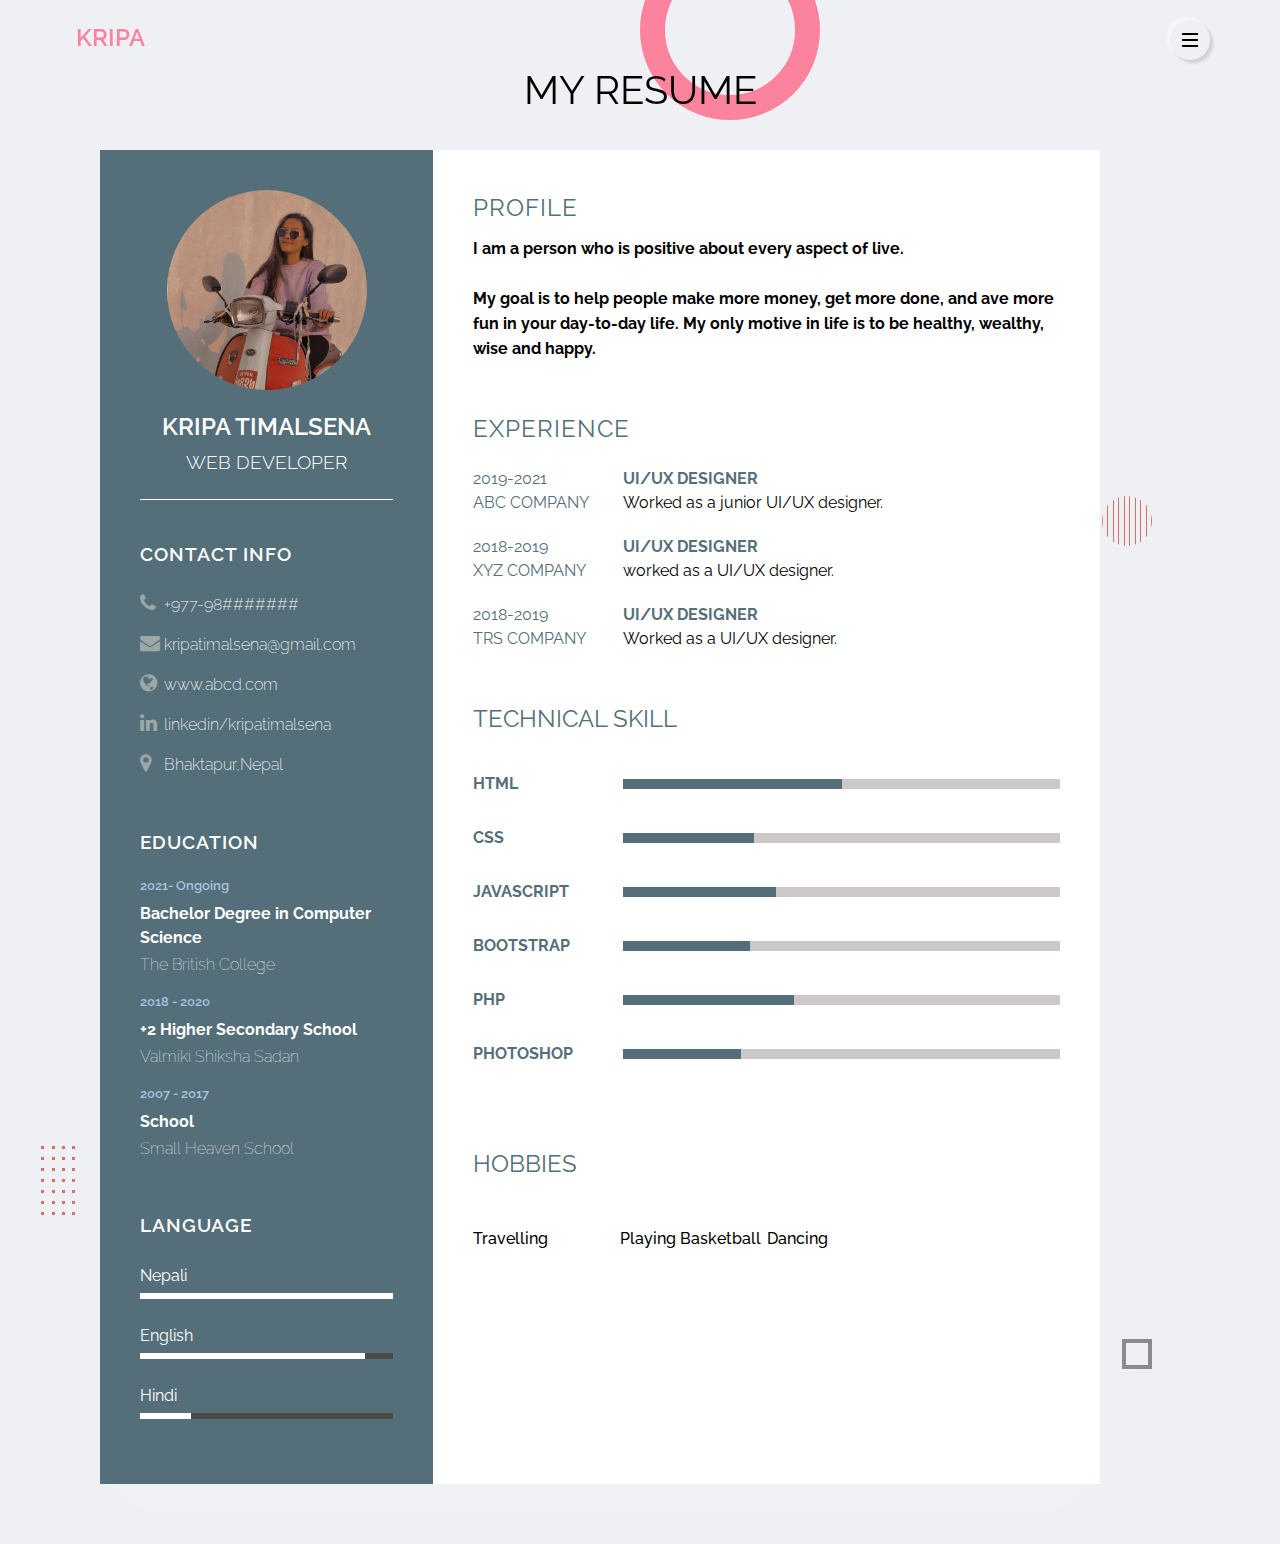
<file: office/resume/resume.html>
<!DOCTYPE html>
<html lang="en">

<head>
    <meta charset="UTF-8">
    <meta http-equiv="X-UA-Compatible" content="IE=edge">
    <meta name="viewport" content="width=device-width, initial-scale=1.0">
    <link rel="stylesheet" href="https://cdnjs.cloudflare.com/ajax/libs/font-awesome/4.7.0/css/font-awesome.css"
        integrity="sha512-5A8nwdMOWrSz20fDsjczgUidUBR8liPYU+WymTZP1lmY9G6Oc7HlZv156XqnsgNUzTyMefFTcsFH/tnJE/+xBg=="
        crossorigin="anonymous" referrerpolicy="no-referrer" />
    <link rel="stylesheet" type="text/css" href="style.css">
    <!--main css-->
    <link rel="stylesheet" type="text/css" href="../css/style.css">
    <!--default color skin-->
    <link rel="stylesheet" type="text/css" href="../css/skins/color-1.css">

    <title>Kripa Resume</title>

    <style>
        body {
            font-size: 16px;
            line-height: 1.5;
            overflow-x: hidden;
            background-color: var(--bg-black-50);
        }
    </style>
</head>

<body>
    <!--header start-->
    <header class="header">
        <div class="container">
            <div class="row justify-content-between">
                <div class="logo">
                    <a href="../index.html">Kripa</a>
                </div>
                <div class="hamburger-btn outer-shadow hover-in-shadow" id="maal">
                    <span></span>
                </div>
            </div>
        </div>
    </header>
    <!--header ends-->

    <!--navigation starts-->
    <nav class="nav-menu">
        <div id="closeout" class="close-nav-menu outer-shadow hover-in-shadow">&times;</div>
        <div class="nav-menu-inner">
            <ul>
                <li><a href="../index.html" class="link-item outer-shadow hover-in-shadow">Home</a></li>
                <li><a href="../blog/blog.html" class="link-item outer-shadow hover-in-shadow">Blog</a></li>
                <li><a href="#ruseme" class="link-item outer-shadow hover-in-shadow">About</a></li>
                <li><a href="#resume" class="link-item inner-shadow active">Resume</a></li>
                <li><a href="../research/research.html" class="link-item outer-shadow hover-in-shadow">Research</a></li>
                <li><a href="../contact/contact.html" class="link-item outer-shadow hover-in-shadow">Contact</a>
                </li>
            </ul>
        </div>
        <p class="copyright-text">&copy; Rubi</p>
    </nav>
    <!--navigation ends-->


    <!--home section starts-->
    <section class="home-section section">
        <!--effect wrap starts-->
        <div class="effect-wrap">
            <div class="effect effect-1">
            </div>
            <div class="effect effect-2">
                <div></div>
                <div></div>
                <div></div>
                <div></div>
                <div></div>
                <div></div>
                <div></div>
                <div></div>
                <div></div>
                <div></div>
                <div></div>
                <div></div>
                <div></div>
                <div></div>
                <div></div>
                <div></div>
                <div></div>
                <div></div>
                <div></div>
                <div></div>
                <div></div>
                <div></div>
                <div></div>
                <div></div>
                <div></div>
                <div></div>
                <div></div>
                <div></div>
            </div>
            <div class="effect effect-3"></div>
            <div class="effect effect-4"></div>
            <div class="effect effect-5">
                <div></div>
                <div></div>
                <div></div>
                <div></div>
                <div></div>
                <div></div>
                <div></div>
                <div></div>
                <div></div>
                <div></div>
            </div>
        </div>

        <!--effect wrap ends-->
        <div class="container">
            
            <center>
                <h1 style="margin-top: 60px; margin-bottom: 0px; font-size: 40px">MY RESUME</h1>
            </center>
            <div class="row full-screen aligns-items-center" style="padding: 0px; margin-bottom: 30px;">
                <div class="container1">
                    <div class="left_side">
                        <div class="profiletext">
                            <div class="imbBx">
                                <img src="../resume/image/bg.jpg">
                            </div>
                            <h2>Kripa Timalsena<br><span>Web Developer</span></h2>
                        </div>
                        <div class="contactinfo">
                            <h3 class="title">Contact Info</h3>
                            <ul>
                                <li>
                                    <span class="icon"><i class="fa fa-phone" aria-hidden="true"></i></span>
                                    <span class="text">+977-98#######</span>
                                </li>
                                <li>
                                    <span class="icon"><i class="fa fa-envelope" aria-hidden="true"></i></span>
                                    <span class="text">kripatimalsena@gmail.com</span>
                                </li>
                                <li>
                                    <span class="icon"><i class="fa fa-globe" aria-hidden="true"></i></span>
                                    <span class="text">www.abcd.com</span>
                                </li>
                                <li>
                                    <span class="icon"><i class="fa fa-linkedin" aria-hidden="true"></i></span>
                                    <span class="text">linkedin/kripatimalsena</span>
                                </li>
                                <li>
                                    <span class="icon"><i class="fa fa-map-marker" aria-hidden="true"></i></span>
                                    <span class="text">Bhaktapur,Nepal</span>
                                </li>
                            </ul>
                        </div>
                        <div class="educationinfo">
                            <h3 class="title">Education</h3>
                            <ul>
                                <li>
                                    <h5>2021- Ongoing</h5>
                                    <h4>Bachelor Degree in Computer Science</h4>
                                    <h4>The British College</h4>
                                </li>
                                <li>
                                    <h5>2018 - 2020</h5>
                                    <h4>+2 Higher Secondary School</h4>
                                    <h4> Valmiki Shiksha Sadan</h4>
                                </li>
                                <li>
                                    <h5>2007 - 2017</h5>
                                    <h4>School</h4>
                                    <h4>Small Heaven School</h4>
                                </li>
                            </ul>
                        </div>

                        <div class="languageinfo">
                            <h3 class="title">Language</h3>
                            <ul>
                                <li>
                                    <span class="text">Nepali</span>
                                    <span class="percent">
                                        <div style="width: 100%;"></div>
                                    </span>
                                </li>
                                <li>
                                    <span class="text">English</span>
                                    <span class="percent">
                                        <div style="width: 89%;"></div>
                                    </span>
                                </li>
                                <li>
                                    <span class="text">Hindi</span>
                                    <span class="percent">
                                        <div style="width: 20%;"></div>
                                    </span>
                                </li>
                            </ul>
                        </div>
                    </div>
                    <div class="right_side">
                        <div class="about">
                            <h2 class="title2">Profile</h2>
                            <p style="font-weight: bold; line-height: 25px;">I am a person who is positive about every
                                aspect of
                                live. 
                                <br><br>My goal is to help people make more money, get more done, and ave more fun in
                                your
                                day-to-day life. My only motive in life is to be healthy, wealthy, wise and happy.
                            </p>
                        </div>

                        <div class="experienceinfo">
                            <h2 class="title2">Experience</h2>
                            <div class="box">
                                <div class="yearcom">
                                    <h5>2019-2021</h5>
                                    <h5>ABC COMPANY</h5>
                                </div>
                                <div class="text">
                                    <h4>UI/UX Designer</h4>
                                    <p> Worked as a junior UI/UX designer.
                                    </p>
                                </div>
                            </div>
                            <div class="box">
                                <div class="yearcom">
                                    <h5>2018-2019</h5>
                                    <h5>XYZ COMPANY</h5>
                                </div>
                                <div class="text">
                                    <h4>UI/UX Designer</h4>
                                    <p>worked as a UI/UX designer.
                                    </p>
                                </div>
                            </div>
                            <div class="box">
                                <div class="yearcom">
                                    <h5>2018-2019</h5>
                                    <h5>TRS COMPANY</h5>
                                </div>
                                <div class="text">
                                    <h4>UI/UX Designer</h4>
                                    <p>Worked as a UI/UX designer.
                                    </p>
                                </div>
                            </div>
                        </div>
                        <div class="technicalskill">
                            <h2 class="title3"
                                style="color: #556f7a; margin-top: 50px; margin-bottom: 35px; text-transform: uppercase;">
                                Technical
                                Skill</h2>
                            <div class="box">
                                <h4>HTML</h4>
                                <div class="percent">
                                    <div style="width: 50%;"></div>
                                </div>
                            </div>
                            <div class="box">
                                <h4>CSS</h4>
                                <div class="percent">
                                    <div style="width: 30%;"></div>
                                </div>
                            </div>
                            <div class="box">
                                <h4>JAVASCRIPT</h4>
                                <div class="percent">
                                    <div style="width: 35%;"></div>
                                </div>
                            </div>
                            <div class="box">
                                <h4>BOOTSTRAP</h4>
                                <div class="percent">
                                    <div style="width: 29%;"></div>
                                </div>
                            </div>
                            <div class="box">
                                <h4>PHP</h4>
                                <div class="percent">
                                    <div style="width: 39%;"></div>
                                </div>
                            </div>
                            <div class="box">
                                <h4>PHOTOSHOP</h4>
                                <div class="percent">
                                    <div style="width:27%;"></div>
                                </div>
                            </div>
                        </div>
                        <div class="intrest">
                            <h2 class="title4"
                                style="color: #556f7a; margin-top: 50px; margin-bottom: 35px; text-transform: uppercase;">
                                Hobbies
                            </h2>
                            <ul>
                                <li>Travelling</li>
                                <li>Playing Basketball</li>
                                <li>Dancing</li>
                            </ul>
                        </div>
                        
                    </div>
                </div>
            </div>
        </div>
    </section>

    <!--home section ends-->

    <script>
        document.getElementById('maal').addEventListener('click', function () {
            document.getElementsByClassName('nav-menu')[0].classList.toggle('show')
        })
        document.getElementById('closeout').addEventListener('click', function () {
            document.getElementsByClassName('nav-menu')[0].classList.toggle('show')
        })
    </script>

</body>

</html>
</file>
<file: office/css/style.css>
/*--fonts*/
@import url('https://fonts.googleapis.com/css2?family=Raleway:wght@400;500;600;700&display=swap');

*{
    margin: 0;
    padding: 0;
    box-sizing: border-box;
    outline: none;
}

/*define custom css variable*/
:root{
    --bg-black-900: #000000;
    --bg-black-100: #dddddd;
    --bg-black-50: #eff0f4;
    --text-black-900: #000000;
    --text-black-700: #555555;
    --text-black-600: #666666;
    --text-black-300: #bbbbbb;
    --outer-shadow: 3px 3px 3px #d0d0d0, -3px -3px 3px #f8f8f8;
    --outer-shadow-0: 0 0 0 #d0d0d0, 0 0 0 #f8f8f8;  
    --iner-shadow: inset 3px 3px 3px #d0d0d0, inset -3px -3px 3px #f8f8f8;
}
*:not(i){
    font-family: 'Raleway', sans-serif;
    font-weight: 400;
}

::before, ::after{
    box-sizing: border-box;
}
a{
    text-decoration: none;
}
ul{
    list-style: none;
    margin: 0;
    padding: 0;
}
img{
    vertical-align: middle;
    max-width: 100%;
}

.container{
    max-width: 1140px;
   margin: auto;
}

.row
{
    display: flex;
    flex-wrap: wrap;
}
.justify-content-between{
    justify-content: space-between;
}
.outer-shadow
{
    box-shadow: var(--outer-shadow);
}
.inner-shadow{
    box-shadow: var(--iner-shadow);
}
.hover-in-shadow
{
    position: relative;
    z-index: 1;
}

.hover-in-shadow:hover
{
    box-shadow: var(--outer-shadow-0);
}

.hover-in-shadow::after
{
    content: '';
    position: absolute;
    left: 0;
    top: 0;
    width: 100%;
    height: 100%;
    transition: all;
}
.hover-in-shadow:hover::after{
    box-shadow: var(--iner-shadow);
}
.btn-1{
    padding: 10px 25px;
    font-size: 16px;
    font-weight: 500;
    color: var(--skin-color);
    background-color: transparent;
    line-height: 1.5; 
    cursor: pointer;
    border-radius: 30px;
    transition: all 0.3s ease;
    display: inline-block;
}
.btn-1::after{
    border-radius: 30px;
}

.aligns-items-center{
    align-items: center;
}
.effect-wrap .effect{
    position: absolute;
    z-index: -1;
}
.effect-1{
    width: 30px;
    height: 30px;
    border: 4px solid #8a8a8a;
    right: 10%;
    bottom: 10%;
    animation: spin 10s linear infinite
}
.effect-2{
    left: 3%;
    bottom: 20%;
    width: 40px;
    display: flex;
    flex-wrap: wrap;
    justify-content: space-between;
    animation: topbounce 3s ease-in-out infinite
}
.effect-2 div{
    height: 3px;
    width: 3px;
    background-color: #db6c6c;
    margin: 0 3px 8px;
}

.effect-3{
height: 180px;
width: 180px;
border: 25px solid var(--skin-color);
border-radius: 50%;
left: 50%;
top: -120px;
animation: leftbounce 3s ease-in-out infinite
}

.effect-4{
    border-top: 30px solid transparent;
    border-left: 30px solid #db6c6c;
    left:30%;
    top: 20%;
    animation: spin 15s linear infinite
}
.effect-5{
    height: 50px;
    width: 50px;
    right: 10%;
    top: 30%;
    display: flex;
    justify-content: space-between;
    border-radius: 50%;
    overflow: hidden;
    animation: spin 8s linear infinite
    
}

.effect-5 div{
    width: 1px;
    background-color: #db6c6c;
}

.effect-4::before{
    content: '';
    border-top: 30px solid transparent;
    border-left: 30px solid #db6c6c;
    position: absolute;
    opacity: 0.5;
    left: -35px;
    top: -25px;
}

@keyframes spin{
    0%{
        transform: rotate(0deg);
    }
    100%{
        transform: rotate(360deg);
    }
}

@keyframes topbounce{
    0%,100%{
        transform: translateY(0);
    }
    50%{
        transform: translateY(25px);
    }
}

@keyframes leftbounce{
    0%,100%{
        transform: translateX(0);
    }
    50%{
        transform: translateX(25px);
    }
}
/*-------header-----*/
.header
{
    padding: 20px 15px;
    position: absolute;
    width: 100%;
    top: 0;
    z-index: 99;
    
}

.header .logo a
{
    display: inline-block;
    text-align: center;
    line-height: 36px;
    height: 40px;
    width: 80px;
    font-size: 24px;
    color: var(--skin-color);
    font-weight: 600;
    text-transform: uppercase;
   
}

.header .hamburger-btn
{
    height: 40px;
    width: 40px;
    display: flex;
    align-items: center;
    cursor: pointer;
    border-radius: 50%;
    justify-content: center;
    transition: all 0.3s ease;
}
.header .hamburger-btn span
{
    display: block;
    height: 2px;
    width: 16px;
    background-color: var(--bg-black-900);
    position: relative;
}

.header .hamburger-btn span:before,
.header .hamburger-btn span::after
{
    content: '';
    position: absolute;
    left: 0;
    width: 100%;
    height: 100%;
    background-color: var(--bg-black-900);
}
.header .hamburger-btn span:before
{
    top: -6px;
}
.header .hamburger-btn span:after
{
    top: 6px;
}

/*--nav menu--*/

.nav-menu{
    position: fixed;
    background-color: var(--bg-black-50);
    padding: 0 15px;
    left: 0;
    top: 0;
    width: 100%;
    height: 100%;
    z-index: -1;
    overflow-y: auto;
    opacity: 0;
    /* visibility: hidden; */
    /* overflow-y: auto; */
}
.nav-menu .close-nav-menu{
    height: 40px;
    width: 40px;
    display: block;
    font-size: 35px;
    line-height: 35px;
    border-radius: 50%;
    position: absolute;
    right: 15px;
    top: 15px;
    cursor: pointer;
    text-align: center;
    color: var(--text-black-600);
    transition: all 0.3s ease;
}

.nav-menu .close-nav-menu::after{
    border-radius: 50%;
}
.nav-menu-inner{
    min-height: 100vh; 
    display: flex;
    align-items: center;
    justify-content: center;
}
.nav-menu ul{
    padding: 15px;
}



.nav-menu ul li{
    display: block;
    margin-bottom: 20px;
    text-align: center;
}

.nav-menu ul li:last-child{
    margin-bottom: 0;
}

.nav-menu ul li a{
    display: inline-block;
    font-size: 28px;
    font-weight: 600;
    color: var(--text-black-700);
    padding: 5px 30px;
    text-transform: capitalize;
    border-radius: 30px;
    transition: all 0.3s ease;
}

.nav-menu ul li a.active{
    color: var(--skin-color);
}
.nav-menu ul li a::after{
    border-radius: 30px;
}

.nav-menu .copyright-text{
    position: absolute;
    top: 50%;
    font-size: 15px;
    color: var(--text-black-600);
    transform: translateY(-50%) rotate(-90deg);
    left: -30px;
}

/*home page starts*/
.home-section{
    position: relative;
}
.home-section .full-screen{

    padding: 50px 0;
    min-height: 100vh;
}

.home-section .home-text,
.home-section .home-img{
flex: 0 0 50%;
max-width: 50%;
padding: 0 15px;

}
.home-section .home-text p{
    color: var(--text-black-300);
    font-size: 18px;
    text-transform: capitalize;
    margin: 0;
}
.home-section .home-text h2{
    font-size: 55px;
    font-weight: 700;
    color: var(--text-black-900);
    margin: 0;
}
.home-section .home-text h1{
    font-size: 20px;
    font-weight: 600;
    margin: 0;
    color: var(--text-black-700);
    text-transform: capitalize;
}
.home-section .home-text .btn-1{
    margin-top: 30px;
}
.home-section .home-img .img-box{
    max-width: 450px;
    display: block;
    margin: auto;
    border-radius: 50%;
    padding: 15px;
}
.home-section .home-img .img-box img{
    width: 100%;
    border-radius: 50%;
    border: 10px solid transparent;
}

.show{
    z-index: 9999;
    opacity: 1;
    visibility:visible;
}
</file>
<file: office/css/skins/color-1.css>
:root{
    --skin-color:#fb839e;
    
}
</file>
<file: office/blog/style.css>
@import url('https://fonts.googleapis.com/css2?family=Quicksand:wght@300;400;500;600;700&display=swap');
*


nav1
{
display: grid;
width: 60%;
margin: auto;
margin-top: 3%;
text-align: center;
}



li{
    list-style: none;
    display: inline-flex;
    padding: 10px;
    text-transform: uppercase;
    cursor: pointer;
   
}
li:hover{
    text-transform: uppercase;
    font-weight: 900;
}
i{
    margin-right: 10px;
    cursor: pointer;
}

i:hover{
    transform: scale(1.3);
}
.header
{
    text-align: center;
    margin-top: 3%;
    margin-bottom: 2%;

}
h1{
    font-family: 'marriweather';
    font-size: 50px;
}
h2,h4,h5{
    font-weight: 100;
}

hr{
    width: 70%;
    margin-left: auto;
    margin-right: auto;
    margin-bottom: 2%;
}
.contact-container1
{
    display: flex;
    grid-template-areas: 
    'left-content right-content';
    
    margin: auto;
    grid-gap: 100px;
    text-align: justify;
}

.featued-article .another-article
{
    margin-top: 2%;
    margin-bottom: 2%;
}
.another-article h3, p{
    margin-bottom: 10px;
}
img
{
    height: 400px;
    width: 700px;
}
.btn{
    font-family: 'open sans';
}
.read-more-btn
{
    background-color: black;
    border: none;
    color: white;
    float: right;
    padding: 10px 20px 10px 20px;
    cursor: pointer;
}
.read-more-btn:hover
{
    background-color: #a9a9a9;
}
.right-content img{
    height: 200px;
    width: 200px;
    border-radius: 50%;
    filter: grayscale(1);
    display: block;
    margin-left: auto;
    margin-right: auto;
    margin-bottom: 2%;
}

.author-caption
{
    font-style: italic;
    text-align: center;
    font-size: 18px;
    font-family: 'Allura';
}

.newsletter
{
    margin-top: 10%;
    border: 1px solid black;
    padding: 25px 10px 25px 10px;
    text-align: center;
    grid-area: newsletter;
}
h5{
    margin-bottom: 10%;
}
input[ type="email"]
{
    padding: 10px 20px 10px 20px;
    outline: none;
}
::placeholder
{
    text-align: center;
}
.sub-btn{
    background-color: black;
    border: none;
    color: white;
    padding: 15px 70px 5px 70px;
    margin-top: 15px;
    text-align: center;
}

.sub-btn:hover
{
    background-color: #a9a9a9;
}

.search{
    margin-top: 10%;
    text-align: center;
    grid-area: search;
}
.search h5{
    background-color: black;
    color: white;
    padding: 10px;
}
input [ type="text"]{
    padding: 5px 8px;
    width: 80%;
    line-height: 20%;
    outline: none;
}
.search-btn{
    float: right;
    padding: 5px 8px;
    background-color: black;
    border: none;
    color: white;
    font-size: 15px;
}
.search-btn:hover{
    background-color: #a9a9a9;
}

.topics{
    margin-top: 10%;
    text-align: center;
    grid-area: search;
}

.topics h5{
    background-color: black;
    color: white;
    padding: 10px;
}
.topics li{
    text-transform: none;
    display: block;
    padding: 5px;
    opacity: 0.8;
}

.popular-posts{
    margin-top: 10%;
    text-align: center;
    grid-area: popular-posts;
}

.popular-posts h5{
    background-color: black;
    color: white;
    padding: 10px;
}

.popular-posts img{
    height: 240px;
    width: 220px;
    border-radius: 0!important;
    display: block;
    margin-left: auto;
    margin-right: auto;
    margin-bottom: 3%;
}
.caption
{
    font-family: 'Allura';
    font-style: italic;
}
footer{
    margin-top: 3%;
    text-align: center;
    background-color: rgb(251 131 158);
    color: rgb(0, 0, 0);
    padding: 10px;
    
}

.featued-article{
    grid-area: featured-article;
}
.another-article{
    grid-area: another-article;
}
.avatar-content
{
    grid-area: avatar-content;
}
@media(max-width:1299px)
{
    nav1{
        grid-template-areas: 'nav-links';
        text-align: center;
    }
    .contact-container1
    {
        grid-template-areas: 'left-content' 'right-content';
        width: 40%;
        margin: auto;
    }
    hr{
        width: 90%;
        margin-left: auto;
        margin-right: auto;
        margin-bottom: 2%;
    }

    .right-content
    {
        grid-template-areas: 'avatar-content'
         'neewsletter' 
        'search'
         'topics';
    }
    .newsletter{
        margin-top: 0;
    }

    .search{
        margin: 30px;
        padding: 30px;
    }
    .popular-posts{
        display: none;
    }

    .topics{
       margin-top: 30px; 
    }
}

@media(max-width:600px)
{
    nav1 li{
      display: block;
    }
    .contact-container1
    {
        grid-template-areas: 'left-content' 'right-content';
        margin: auto;
        width: 80%;
    }
    hr{
        width: 50%;
        margin-left: auto;
        margin-right: auto;
        margin-bottom: 2%;
    }

    .left-content img{
        height: 300px;
        width: 400px;
        display: block;
        margin-left: auto;
        margin-right: auto;
    }

    .right-content
    {
        grid-template-areas: 'avatar-content'
         'neewsletter' 
        'search'
         'topics';
        margin: auto;

    }
    .newsletter, .search, .topics{
        margin-top: 3%;
        padding:50px;

    }
.topics{
        margin-top: 3%;
        padding:80px;
    }
    .read-more-btn{
        float: left;
    }

    input [ type="text"]{
        margin: 3%;
    }
}
</file>
<file: office/contact/style.css>
*
{
    margin: 0;
    padding: 0;
    box-sizing: border-box;
    font-family: 'Courier New', Courier, monospace';
}
.contact-title{
    margin-top:100px;
    color: white;
    text-transform: uppercase;
    transition: all 3s ease-in-out;
}




.contact
{
    position: relative;
    min-height: 100vh;
    padding: 50px 100px;
    display: flex;
    justify-content: center;
    align-items: center;
   flex-direction: column;
   background: url("../contact/image/bgg.jpg");
   background-size: cover;
    opacity: 20px;
}

.contact .content
{
    max-width: 800px;
    text-align: center;
    margin-top:100px;
    color: white;
    text-transform: uppercase;
    transition: all 3s ease-in-out;
}

.contact .content h2
{
    font-size: 36px;
    font-weight: bold;
    color: black;

}

.contact .content p
{
    font-weight: bold;
    color: black;
    font-size: 20px;
    
}

.container1
{
    width: 100%;
    display: flex;
    justify-content: center;
    align-items: center;
    margin-top: 30px;
}

.container1 .ContactInfo
{
    width: 50%;
    display: flex;
    flex-direction: column;
}

.container1 .ContactInfo .box
{
    position: relative;
    padding: 20px 0;
    display: flex;
    font-weight: bold;
}

.container1 .ContactInfo .box .icon
{
    min-width: 60px;
    height: 60px;
    background: #a8a4a4;
    display: flex;
    justify-content: center;
    align-items: center;
    border-radius: 50%;
    font-size: 22px;
}

.container1 .ContactInfo .box .text
{
    display: flex;
    margin-left: 20px;
    font-size: 20px;
    color: rgb(8, 2, 2);
    flex-direction: column;
    font-weight: bold;
}

.container1 .ContactInfo .box .text h3
{
    font-weight: 500;
    color: #1d2020;
}

.contactform
{
    width: 40%;
    padding: 40px;
    background: rgb(251 131 158);
}

.contactform h2
{
    font-size: 30px;
    color: rgb(0, 0, 0);
    font-weight: 500;
}

.contactform .inputbox input
{
    width: 100%;
    padding: 5px 0;
    font-size: 16px;
    margin: 10px 0;
    border: none;
    border-bottom: 2px solid rgb(0, 0, 0);
    outline: none;
    resize: none;

}
.contactform .inputbox textarea
{
    width: 100%;
    padding: 5px 0;
    font-size: 16px;
    margin: 10px 0;
    border: none;
    border-bottom: 2px solid rgb(0, 0, 0);
    outline: none;
    resize: none;
}

.contactform .inputbox span
{
    position: relative;
    left: 0;
    padding: 5px 0;
    font-size: 16px;
    margin: 10px 0;
    pointer-events: none;
    transition: 0.5s;
    color: rgb(0, 0, 0);

}

.contactform .inputbox input:focus ~ span,
.contactform .inputbox input:valid ~ span,
.contactform .inputbox textarea:focus ~ span,
.contactform .inputbox textarea:valid ~ span
{
    color: #e91e63;
    font-size: 12px;
    transform: translateY(-20px);
}

.contactform .inputbox input[type="submit"]
{
    width: 100px;
    background: #ffffff;
    color: rgb(0, 0, 0);
    border: none;
    cursor: pointer;
    padding: 10px;
    font-size: 18px;
}

@media (max-width: 991px)
{
    .contact
    {
        padding: 50px;
    }

    .container
    {
        flex-direction: column;
    }

    .container .ContactInfo
    {
        margin-bottom: 40px;
    }

    .container .ContactInfo,
    .contactform
    {
        width: 100%;

    }
}
</file>
<file: office/resume/style.css>
@import url('https://fonts.googleapis.com/css2?family=Quicksand:wght@300;400;500;600;700&display=swap');
*
{
    margin: 0;
    padding: 0;
    box-sizing: border-box;
    font-family: 'poppins', sans-serif;
}

.container1
{
    position: relative;
    width: 100%;
    max-width: 1000px;
    min-height: 1200px;
    height: 100%;
    background: #fff;
    margin: 30px;
    display: grid;
    grid-template-columns: 1fr 2fr;
    box-shadow: 0 35px 55px rgba(255, 255, 255, 0.1);
}

.container1 .left_side
{
    position: relative;
    background: #556f7a;
    padding: 40px;

}

.profiletext
{
    position: relative;
    display: flex;
    flex-direction: column;
    align-items: center;
    padding-bottom: 20px;
    border-bottom: 1px solid rgb(255, 255, 255);
}

.profiletext .imbBx
{
    position: relative;
    width: 200px;
    height: 200px;
    border-radius: 50%;
    overflow: hidden;
    

}

.profiletext .imbBx img
{
position: absolute;
top: 0;
left: 0;
right: 0;
width: 100%;
height: 100%;
object-fit: cover;
}

.profiletext h2
{
    color: white;
    font-size: 1.5em;
    margin-top: 20px;
    text-transform: uppercase;
    text-align: center;
    font-weight: 600;
    line-height: 1.4em;

}

.profiletext h2 span
{
   font-size: 0.8em;
   font-weight: 300; 
}

.contactinfo
{
    padding-top: 40px;
}

.title
{
    color: white;
    text-transform: uppercase;
    font-weight: 600;
    letter-spacing: 1px;
    margin-bottom: 20px;
}

.contactinfo ul
{
    position: relative;
}

.contactinfo ul li
{
    position: relative;
    list-style: none;
    margin: 10px 0;
    cursor: pointer;
}

.contactinfo ul li .icon
{
    display: inline-block;
    width: 20px;
    font-size: 20px;
    color: #9aa8a7;
}

.contactinfo ul li span
{
    color: white;
    font-weight: 200;
}

.educationinfo
{
    padding-top: 40px;
}

.title
{
    color: white;
    text-transform: uppercase;
    font-weight: 600;
    letter-spacing: 1px;
    margin-bottom: 20px;

}

.educationinfo li
{
    list-style: none;
    margin-bottom: 15px;   
}

.educationinfo h5
{
    color: rgb(168, 194, 223);
    font-weight: 600;
    margin-bottom: 6px;
}

.educationinfo h4:nth-child(2)
{
color: white;

font-weight: bold;
margin-bottom: 3px;
}
.educationinfo h4
{
    color: white;
    font-weight: lighter;

}
.languageinfo
{
    color: white;
    margin-bottom: 5px;
    margin-top: 50px;
}

.languageinfo ul li
{
    list-style: none;
}

.languageinfo h3 
{
    color: white;
    margin-bottom: 25px;
}

.languageinfo .percent
{
    margin-bottom: 25px;
    
}

.languageinfo .percent
{
    position: relative;
    width: 100%;
    height: 6px;
    display: block;
    background:rgb(77, 75, 70);
    margin-top: 5px;
}

.languageinfo .percent div
{
    position: absolute;
    top: 0;
    left: 0;
    height: 100%;
    background: rgb(255, 255, 255);

}


.container .right_side
{
    position: relative;
    background: rgb(255, 255, 255);
    padding: 40px;

}

.about
{
    margin-bottom: 50px;
}

.about:nth-last-child
{
    margin-bottom: 0;
}

.title2
{
    color: #556f7a;
    text-transform: uppercase;
    letter-spacing: 1px;
    margin-bottom: 10px;
}

.p
{
    color: rgb(255, 255, 255);
    font-weight: 500;
}

.experienceinfo .box
{
    display: flex;
    flex-direction: row;
    margin: 20px 0;
    font-weight: bold;

}

.experienceinfo .box .yearcom
{
    min-width: 150px;
    font-weight: bold;
}

.experienceinfo .box .yearcom h5
{
    text-transform: uppercase;
    color: #556f7a;
    font-size: 16px;
}

.experienceinfo .box .text h4
{
    text-transform: uppercase;
    font-size: 16px;
    color: #556f7a;
    font-weight: bold;
}

.technicalskill .box 
{
    position: relative;
    width: 100%;
    display: grid;
    grid-template-columns: 150px 1fr;
    justify-content: center;
    align-items: center;
}

.technicalskill .box h4
{
    text-transform: uppercase;
    color: #556f7a;
    font-weight: bold;
    margin-bottom: 30px;;
}
.technicalskill .box .percent
{
    position: relative;
    width: 100%;
    height: 10px;
    background: #ccc8c8;
    margin-bottom: 30px;

}
.technicalskill .box .percent div
{
    position: absolute;
    top: 0;
    left: 0;
    height: 100%;
    background: #556f7a;
}

.intrest ul
{
    display: grid;
    grid-template-columns: repeat(4, 1fr);
}

.intrest ul li
{
    list-style: none;
    font-weight: 500;
    color: black;
    margin: 10px 0;
    
}



@media (max-width: 1000px)
{
    .container
    {
        margin: 10px;
        grid-template-columns: repeat(1,1fr);

    }

    .intrest ul
    {
        grid-template-columns: repeat(1,1fr);
    }
}


@media (max-width: 600px)
{
    .about .box
    {
        flex-direction: column;
    }

    .experienceinfo .box .yearcom
    {
        
        margin-bottom: 5px;
    }

    .intrest ul
    {
        grid-template-columns: repeat(1,1fr);
    }

    .technicalskill .box 
    {
        grid-template-columns: repeat(1,1fr);
    }
}
</file>
